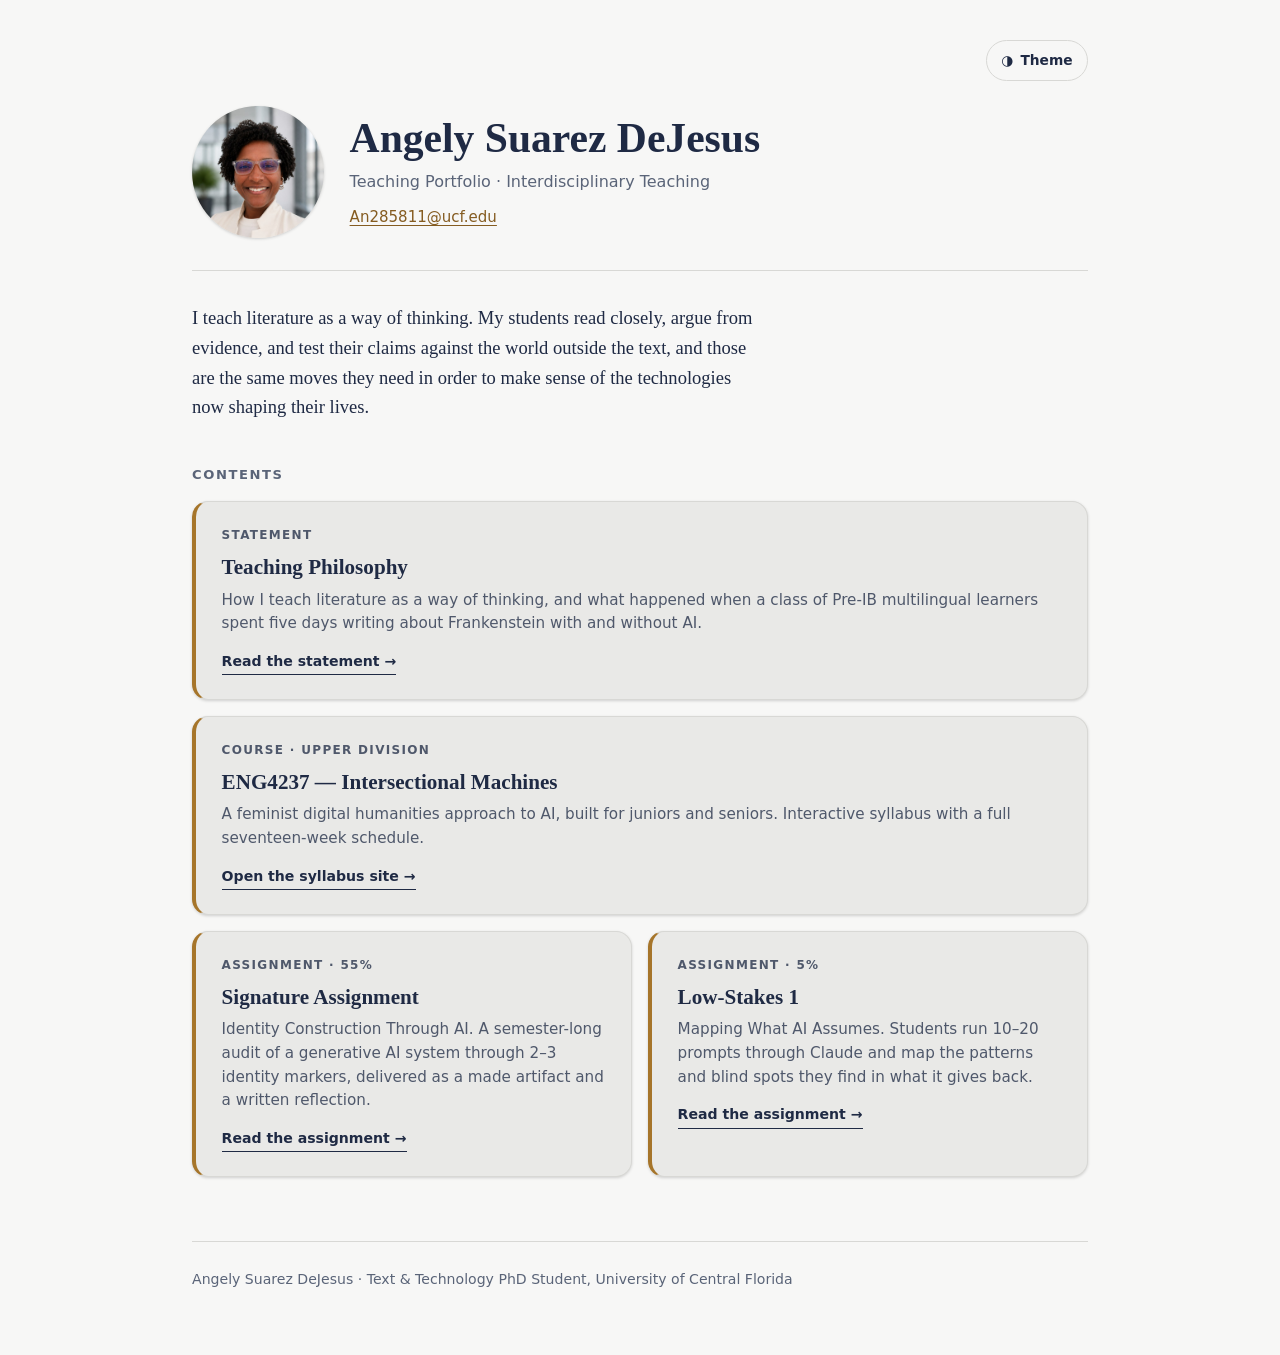
<file: index.html>
<!DOCTYPE html>
<html lang="en">
<head>
<meta charset="utf-8">
<meta name="viewport" content="width=device-width,initial-scale=1">
<title>Angely Suarez DeJesus — Teaching Portfolio</title>
<meta name="description" content="Teaching portfolio: teaching philosophy and two versions of Intersectional Machines, a feminist digital humanities approach to AI.">
<link rel="stylesheet" href="assets/style.css?v=4599ee81">
<script>(function(){try{var t=localStorage.getItem("theme");
if(t){document.documentElement.setAttribute("data-theme",t);}}catch(e){}})();</script>
<link rel="icon" href="data:image/svg+xml,%3Csvg xmlns='http://www.w3.org/2000/svg' viewBox='0 0 100 100'%3E%3Ccircle cx='50' cy='50' r='46' fill='%236b2d5c'/%3E%3Ctext x='50' y='68' font-size='54' text-anchor='middle' fill='%23fff' font-family='Georgia,serif'%3EIM%3C/text%3E%3C/svg%3E">
</head>
<body>
<a class="skip" href="#main">Skip to content</a>
<div class="wrap">
<div class="topbar topbar-end"><button class="themebtn" type="button" data-theme-toggle
        aria-label="Switch between light and dark">
  <span aria-hidden="true" class="t-dark">◑</span>
  <span aria-hidden="true" class="t-light">◐</span>
  <span class="t-label">Theme</span>
</button></div>
<header class="masthead">
      <div class="portrait">
        <span class="initials" aria-hidden="true">AS</span>
        <img src="assets/portrait.jpg" alt="Angely Suarez DeJesus"
             onerror="this.remove()">
      </div>
  <div class="masthead-text">
    <h1>Angely Suarez DeJesus</h1>
    <p class="role">Teaching Portfolio · Interdisciplinary Teaching</p>
    <p class="contact"><a href="mailto:An285811@ucf.edu">An285811@ucf.edu</a></p>
  </div>
</header>

<main id="main">
<p class="intro">I teach literature as a way of thinking. My students read closely,
argue from evidence, and test their claims against the world outside the text, and
those are the same moves they need in order to make sense of the technologies now
shaping their lives.</p>

<h2 class="section-label">Contents</h2>
<ul class="cards">
    <li class="wide">
      <a class="card" href="philosophy.html">
        <span class="eyebrow">Statement</span>
        <h3>Teaching Philosophy</h3>
        <p>How I teach literature as a way of thinking, and what happened when a class of Pre-IB multilingual learners spent five days writing about Frankenstein with and without AI.</p>
        <span class="go">Read the statement &rarr;</span>
      </a>
    </li>
    <li class="wide">
      <a class="card" href="https://acsuarez84.github.io/ENG4237-Intersectional-Machines-Course-Syllabus/">
        <span class="eyebrow">Course · Upper division</span>
        <h3>ENG4237 — Intersectional Machines</h3>
        <p>A feminist digital humanities approach to AI, built for juniors and seniors. Interactive syllabus with a full seventeen-week schedule.</p>
        <span class="go">Open the syllabus site &rarr;</span>
      </a>
    </li>
    <li>
      <a class="card" href="signature-assignment.html">
        <span class="eyebrow">Assignment · 55%</span>
        <h3>Signature Assignment</h3>
        <p>Identity Construction Through AI. A semester-long audit of a generative AI system through 2–3 identity markers, delivered as a made artifact and a written reflection.</p>
        <span class="go">Read the assignment &rarr;</span>
      </a>
    </li>
    <li>
      <a class="card" href="low-stakes-1.html">
        <span class="eyebrow">Assignment · 5%</span>
        <h3>Low-Stakes 1</h3>
        <p>Mapping What AI Assumes. Students run 10–20 prompts through Claude and map the patterns and blind spots they find in what it gives back.</p>
        <span class="go">Read the assignment &rarr;</span>
      </a>
    </li>
</ul>
</main>
<footer>Angely Suarez DeJesus · Text &amp; Technology PhD Student, University of Central Florida</footer>
</div>
<script>
document.querySelectorAll("[data-theme-toggle]").forEach(function(btn){
  btn.addEventListener("click", function(){
    var root = document.documentElement;
    var dark = root.getAttribute("data-theme") === "dark" ||
      (!root.getAttribute("data-theme") &&
       matchMedia("(prefers-color-scheme: dark)").matches);
    var next = dark ? "light" : "dark";
    root.setAttribute("data-theme", next);
    try { localStorage.setItem("theme", next); } catch (e) {}
  });
});
</script>
</body>
</html>
</file>
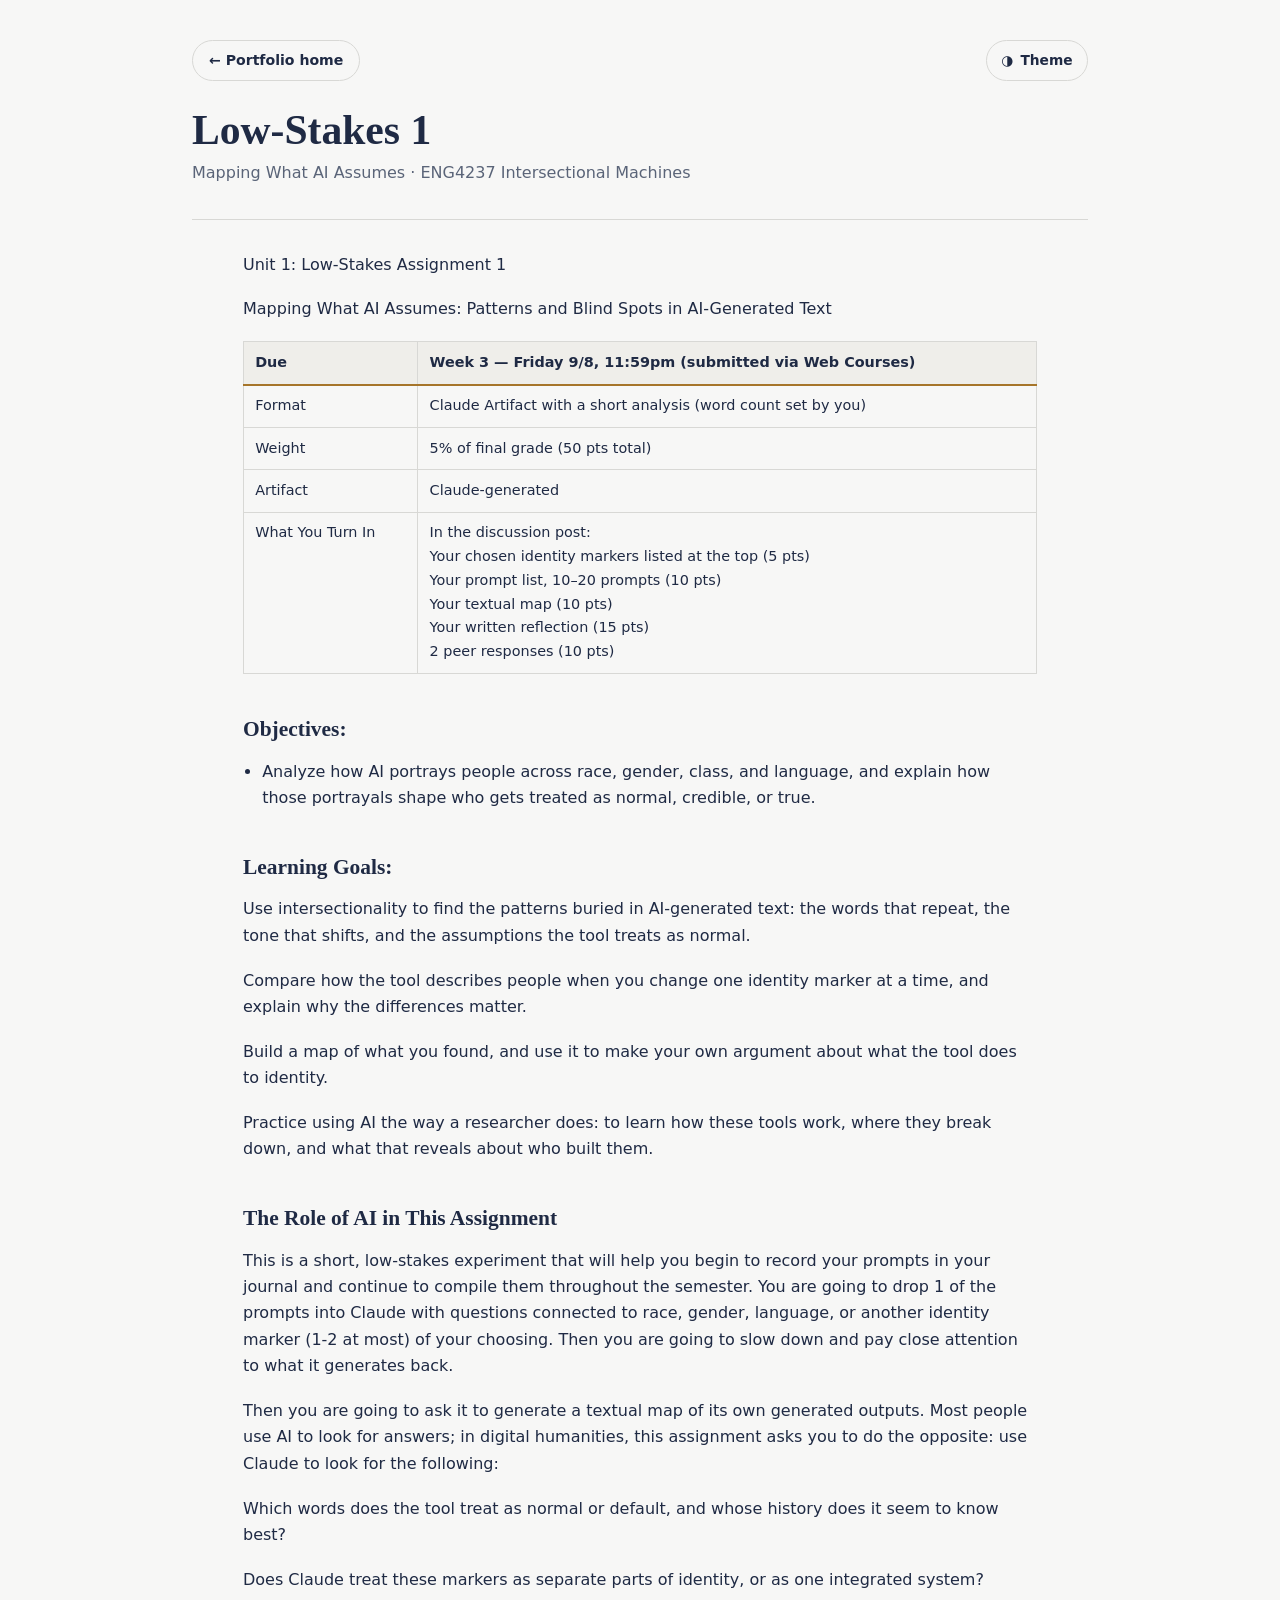
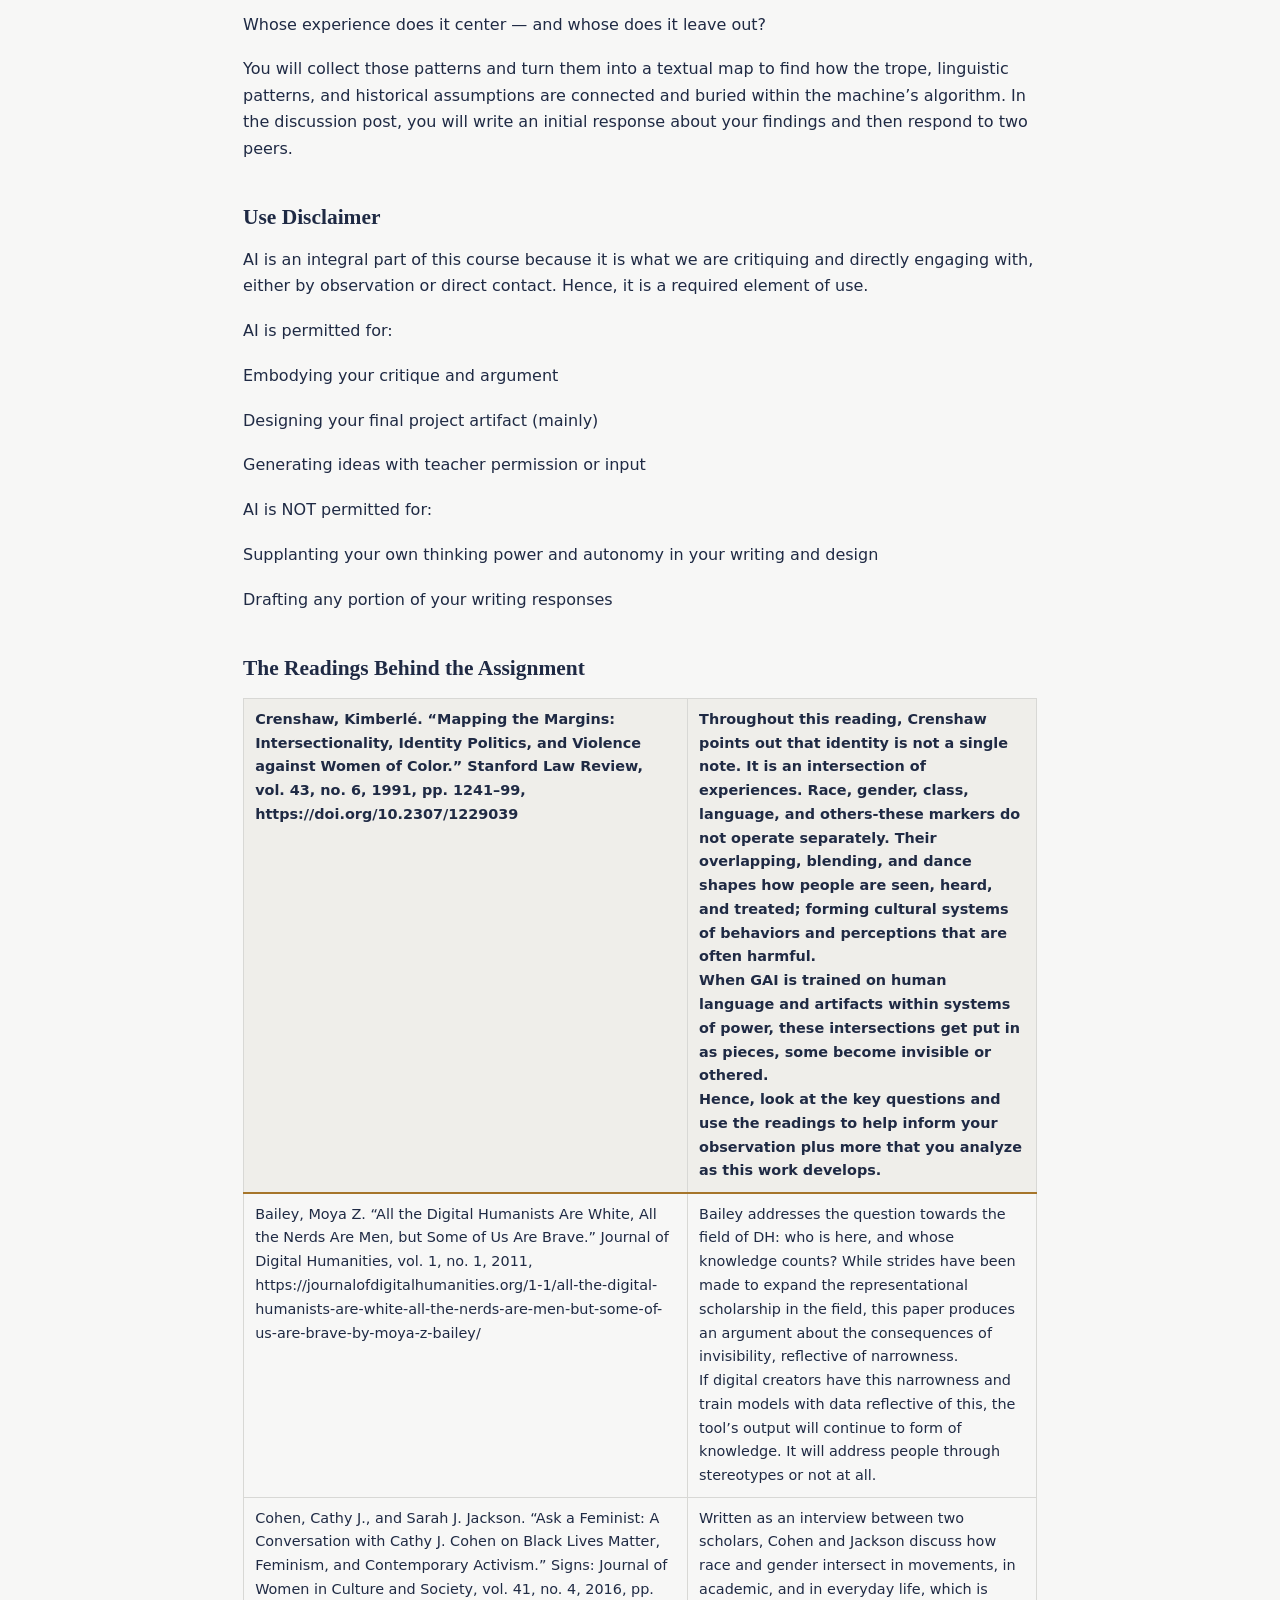
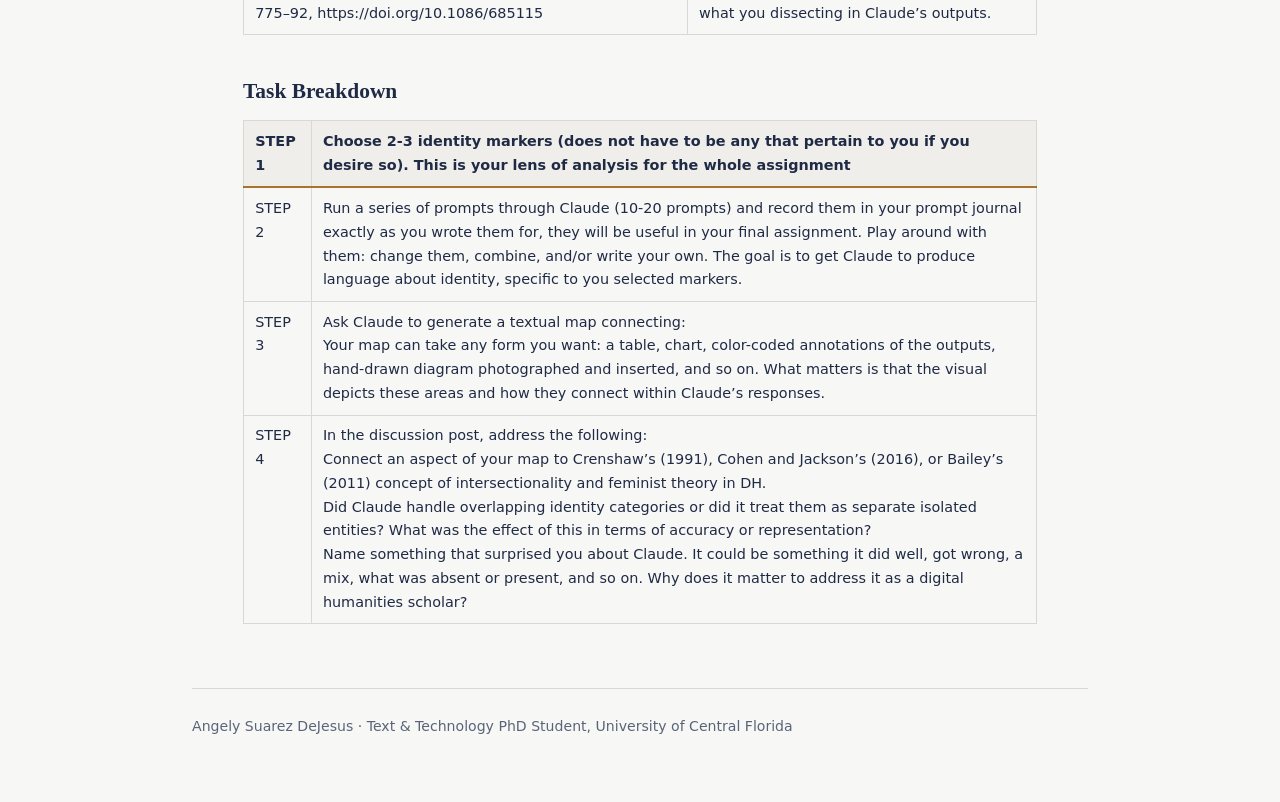
<file: low-stakes-1.html>
<!DOCTYPE html>
<html lang="en">
<head>
<meta charset="utf-8">
<meta name="viewport" content="width=device-width,initial-scale=1">
<title>Low-Stakes 1 — ENG4237</title>
<meta name="description" content="Low-Stakes 1: Mapping What AI Assumes.">
<link rel="stylesheet" href="assets/style.css?v=4599ee81">
<script>(function(){try{var t=localStorage.getItem("theme");
if(t){document.documentElement.setAttribute("data-theme",t);}}catch(e){}})();</script>
<link rel="icon" href="data:image/svg+xml,%3Csvg xmlns='http://www.w3.org/2000/svg' viewBox='0 0 100 100'%3E%3Ccircle cx='50' cy='50' r='46' fill='%236b2d5c'/%3E%3Ctext x='50' y='68' font-size='54' text-anchor='middle' fill='%23fff' font-family='Georgia,serif'%3EIM%3C/text%3E%3C/svg%3E">
</head>
<body>
<a class="skip" href="#main">Skip to content</a>
<div class="wrap">
<div class="topbar"><a class="homebtn" href="index.html">&larr; Portfolio home</a><button class="themebtn" type="button" data-theme-toggle
        aria-label="Switch between light and dark">
  <span aria-hidden="true" class="t-dark">◑</span>
  <span aria-hidden="true" class="t-light">◐</span>
  <span class="t-label">Theme</span>
</button></div>
<div class="page-head">
  <h1>Low-Stakes 1</h1>
  <p class="role">Mapping What AI Assumes · ENG4237 Intersectional Machines</p>
</div>
<main id="main" class="prose">
<p>Unit 1:  Low-Stakes Assignment 1</p>
<p>Mapping What AI Assumes: Patterns and Blind Spots in AI-Generated Text</p>
<div class="tablewrap"><table><tr><th>Due</th><th>Week 3 — Friday 9/8, 11:59pm (submitted via Web Courses)</th></tr><tr><td>Format</td><td>Claude Artifact with a short analysis (word count set by you)</td></tr><tr><td>Weight</td><td>5% of final grade (50 pts total)</td></tr><tr><td>Artifact </td><td>Claude-generated</td></tr><tr><td>What You Turn In</td><td>In the discussion post:<br>Your chosen identity markers listed at the top (5 pts)<br>Your prompt list, 10–20 prompts (10 pts)<br>Your textual map (10 pts)<br>Your written reflection (15 pts)<br>2 peer responses (10 pts)</td></tr></table></div>
<h2>Objectives:</h2>
<ul><li>Analyze how AI portrays people across race, gender, class, and language, and explain how those portrayals shape who gets treated as normal, credible, or true.</li></ul>
<h2>Learning Goals:</h2>
<p>Use intersectionality to find the patterns buried in AI-generated text: the words that repeat, the tone that shifts, and the assumptions the tool treats as normal.</p>
<p>Compare how the tool describes people when you change one identity marker at a time, and explain why the differences matter.</p>
<p>Build a map of what you found, and use it to make your own argument about what the tool does to identity.</p>
<p>Practice using AI the way a researcher does: to learn how these tools work, where they break down, and what that reveals about who built them.</p>
<h2>The Role of AI in This Assignment</h2>
<p>This is a short, low-stakes experiment that will help you begin to record your prompts in your journal and continue to compile them throughout the semester. You are going to drop 1 of the prompts into Claude with questions connected to race, gender, language, or another identity marker (1-2 at most) of your choosing. Then you are going to slow down and pay close attention to what it generates back.</p>
<p>Then you are going to ask it to generate a textual map of its own generated outputs. Most people use AI to look for answers; in digital humanities, this assignment asks you to do the opposite: use Claude to look for the following:</p>
<p>Which words does the tool treat as normal or default, and whose history does it seem to know best?</p>
<p>Does Claude treat these markers as separate parts of identity, or as one integrated system?</p>
<p>Whose experience does it center — and whose does it leave out?</p>
<p>You will collect those patterns and turn them into a textual map to find how the trope, linguistic patterns, and historical assumptions are connected and buried within the machine’s algorithm. In the discussion post, you will write an initial response about your findings and then respond to two peers.</p>
<h2>Use Disclaimer</h2>
<p>AI is an integral part of this course because it is what we are critiquing and directly engaging with, either by observation or direct contact. Hence, it is a required element of use.</p>
<p>AI is permitted for:</p>
<p>Embodying your critique and argument</p>
<p>Designing your final project artifact (mainly)</p>
<p>Generating ideas with teacher permission or input</p>
<p>AI is NOT permitted for:</p>
<p>Supplanting your own thinking power and autonomy in your writing and design</p>
<p>Drafting any portion of your writing responses</p>
<h2>The Readings Behind the Assignment</h2>
<div class="tablewrap"><table><tr><th>Crenshaw, Kimberlé. “Mapping the Margins: Intersectionality, Identity Politics, and Violence against Women of Color.” Stanford Law Review, vol. 43, no. 6, 1991, pp. 1241–99,  https://doi.org/10.2307/1229039</th><th>Throughout this reading, Crenshaw points out that identity is not a single note. It is an intersection of experiences. Race, gender, class, language, and others-these markers do not operate separately. Their overlapping, blending, and dance shapes how people are seen, heard, and treated; forming cultural systems of behaviors and perceptions that are often harmful. <br>When GAI is trained on human language and artifacts within systems of power, these intersections get put in as pieces, some become invisible or othered. <br>Hence, look at the key questions and use the readings to help inform your observation plus more that you analyze as this work develops.</th></tr><tr><td>Bailey, Moya Z. “All the Digital Humanists Are White, All the Nerds Are Men, but Some of Us Are Brave.” Journal of Digital Humanities, vol. 1, no. 1, 2011, https://journalofdigitalhumanities.org/1-1/all-the-digital-humanists-are-white-all-the-nerds-are-men-but-some-of-us-are-brave-by-moya-z-bailey/</td><td>Bailey addresses the question towards the field of DH: who is here, and whose knowledge counts? While strides have been made to expand the representational scholarship in the field, this paper produces an argument about the consequences of invisibility, reflective of narrowness. <br>If digital creators have this narrowness and train models with data reflective of this, the tool’s output will continue to form of knowledge. It will address people through stereotypes or not at all.</td></tr><tr><td>Cohen, Cathy J., and Sarah J. Jackson. “Ask a Feminist: A Conversation with Cathy J. Cohen on Black Lives Matter, Feminism, and Contemporary Activism.” Signs: Journal of Women in Culture and Society, vol. 41, no. 4, 2016, pp. 775–92, https://doi.org/10.1086/685115</td><td>Written as an interview between two scholars, Cohen and Jackson discuss how race and gender intersect in movements, in academic, and in everyday life, which is what you dissecting in Claude’s outputs. </td></tr></table></div>
<h2>Task Breakdown</h2>
<div class="tablewrap"><table><tr><th>STEP 1</th><th>Choose 2-3 identity markers (does not have to be any that pertain to you if you desire so). This is your lens of analysis for the whole assignment</th></tr><tr><td>STEP 2</td><td>Run a series of prompts through Claude (10-20 prompts) and record them in your prompt journal exactly as you wrote them for, they will be useful in your final assignment. Play around with them: change them, combine, and/or write your own. The goal is to get Claude to produce language about identity, specific to you selected markers.</td></tr><tr><td>STEP 3</td><td>Ask Claude to generate a textual map connecting:<br>Your map can take any form you want: a table, chart, color-coded annotations of the outputs, hand-drawn diagram photographed and inserted, and so on. What matters is that the visual depicts these areas and how they connect within Claude’s responses. </td></tr><tr><td>STEP 4</td><td>In the discussion post, address the following:<br>Connect an aspect of your map to Crenshaw’s (1991), Cohen and Jackson’s (2016), or Bailey’s (2011) concept of intersectionality and feminist theory in DH. <br>Did Claude handle overlapping identity categories or did it treat them as separate isolated entities? What was the effect of this in terms of accuracy or representation?<br>Name something that surprised you about Claude. It could be something it did well, got wrong, a mix, what was absent or present, and so on. Why does it matter to address it as a digital humanities scholar?</td></tr></table></div>
</main>
<footer>Angely Suarez DeJesus · Text &amp; Technology PhD Student, University of Central Florida</footer>
</div>
<script>
document.querySelectorAll("[data-theme-toggle]").forEach(function(btn){
  btn.addEventListener("click", function(){
    var root = document.documentElement;
    var dark = root.getAttribute("data-theme") === "dark" ||
      (!root.getAttribute("data-theme") &&
       matchMedia("(prefers-color-scheme: dark)").matches);
    var next = dark ? "light" : "dark";
    root.setAttribute("data-theme", next);
    try { localStorage.setItem("theme", next); } catch (e) {}
  });
});
</script>
</body>
</html>
</file>
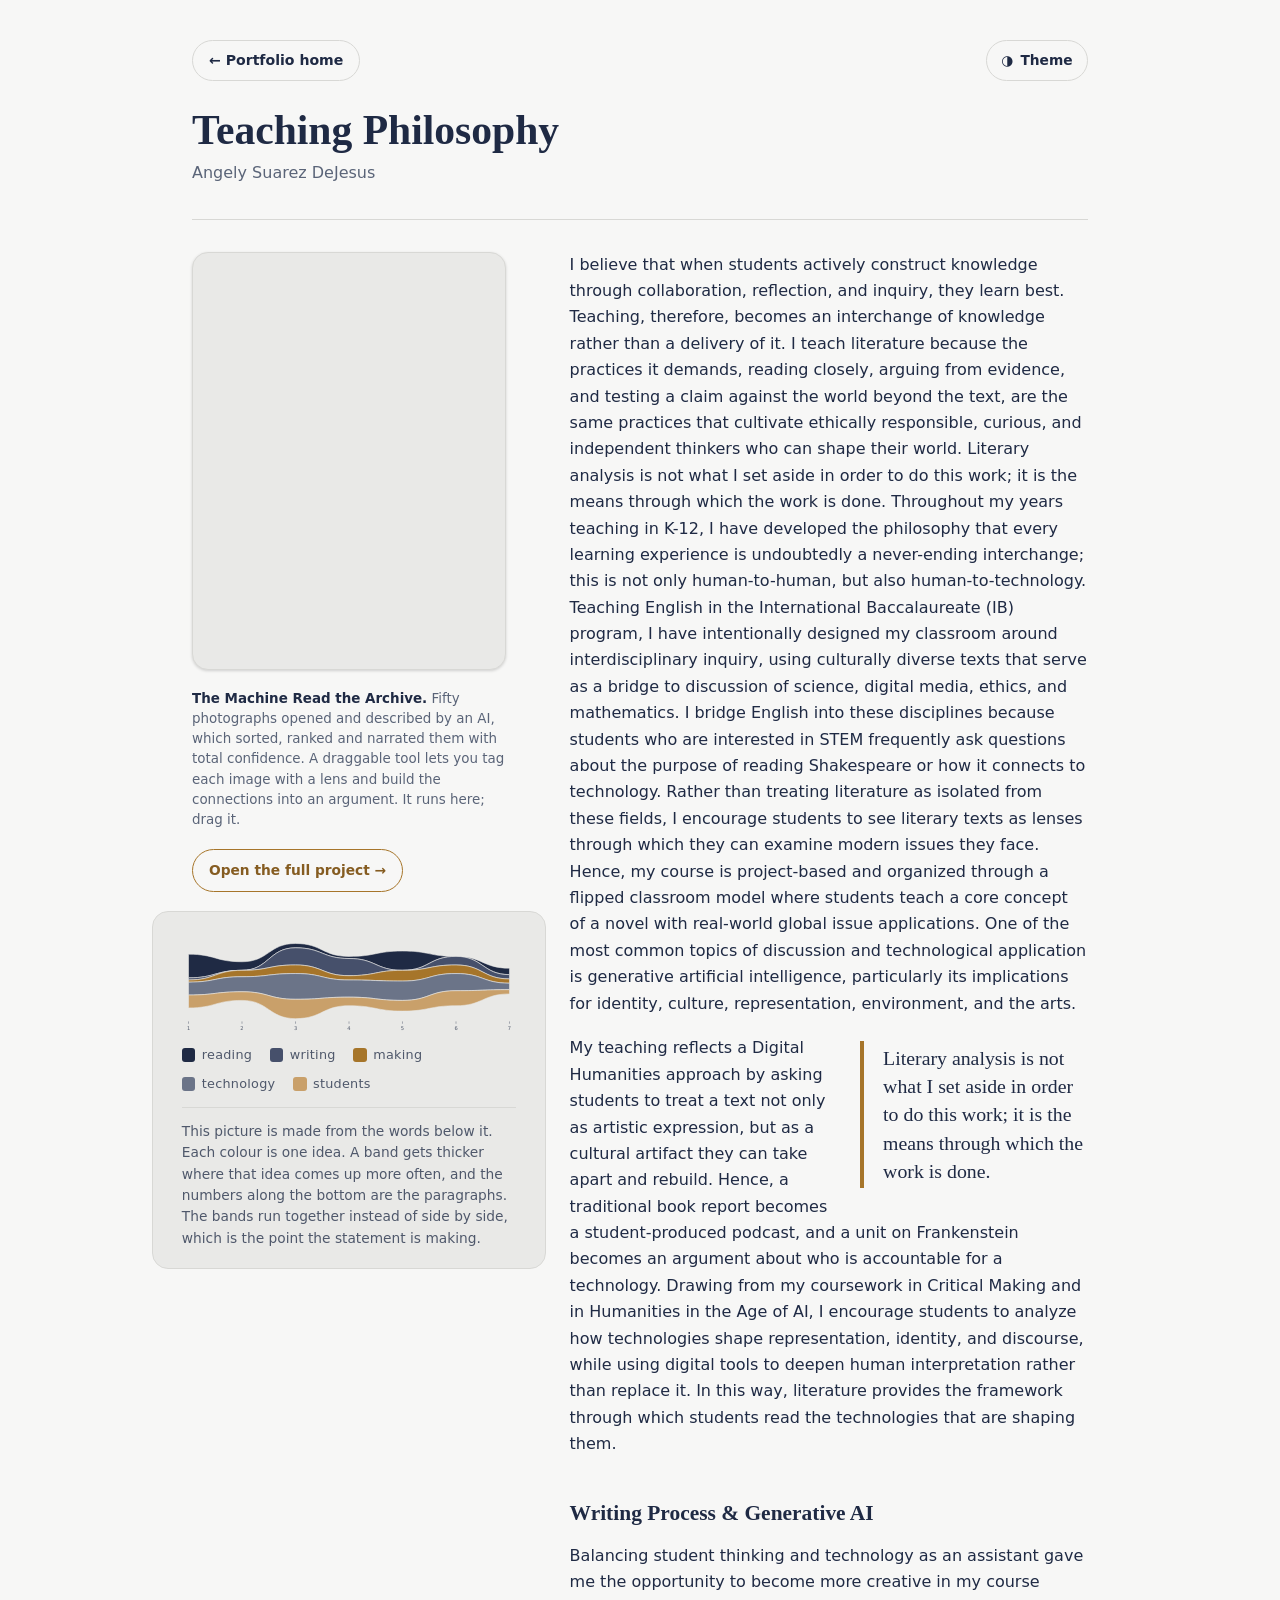
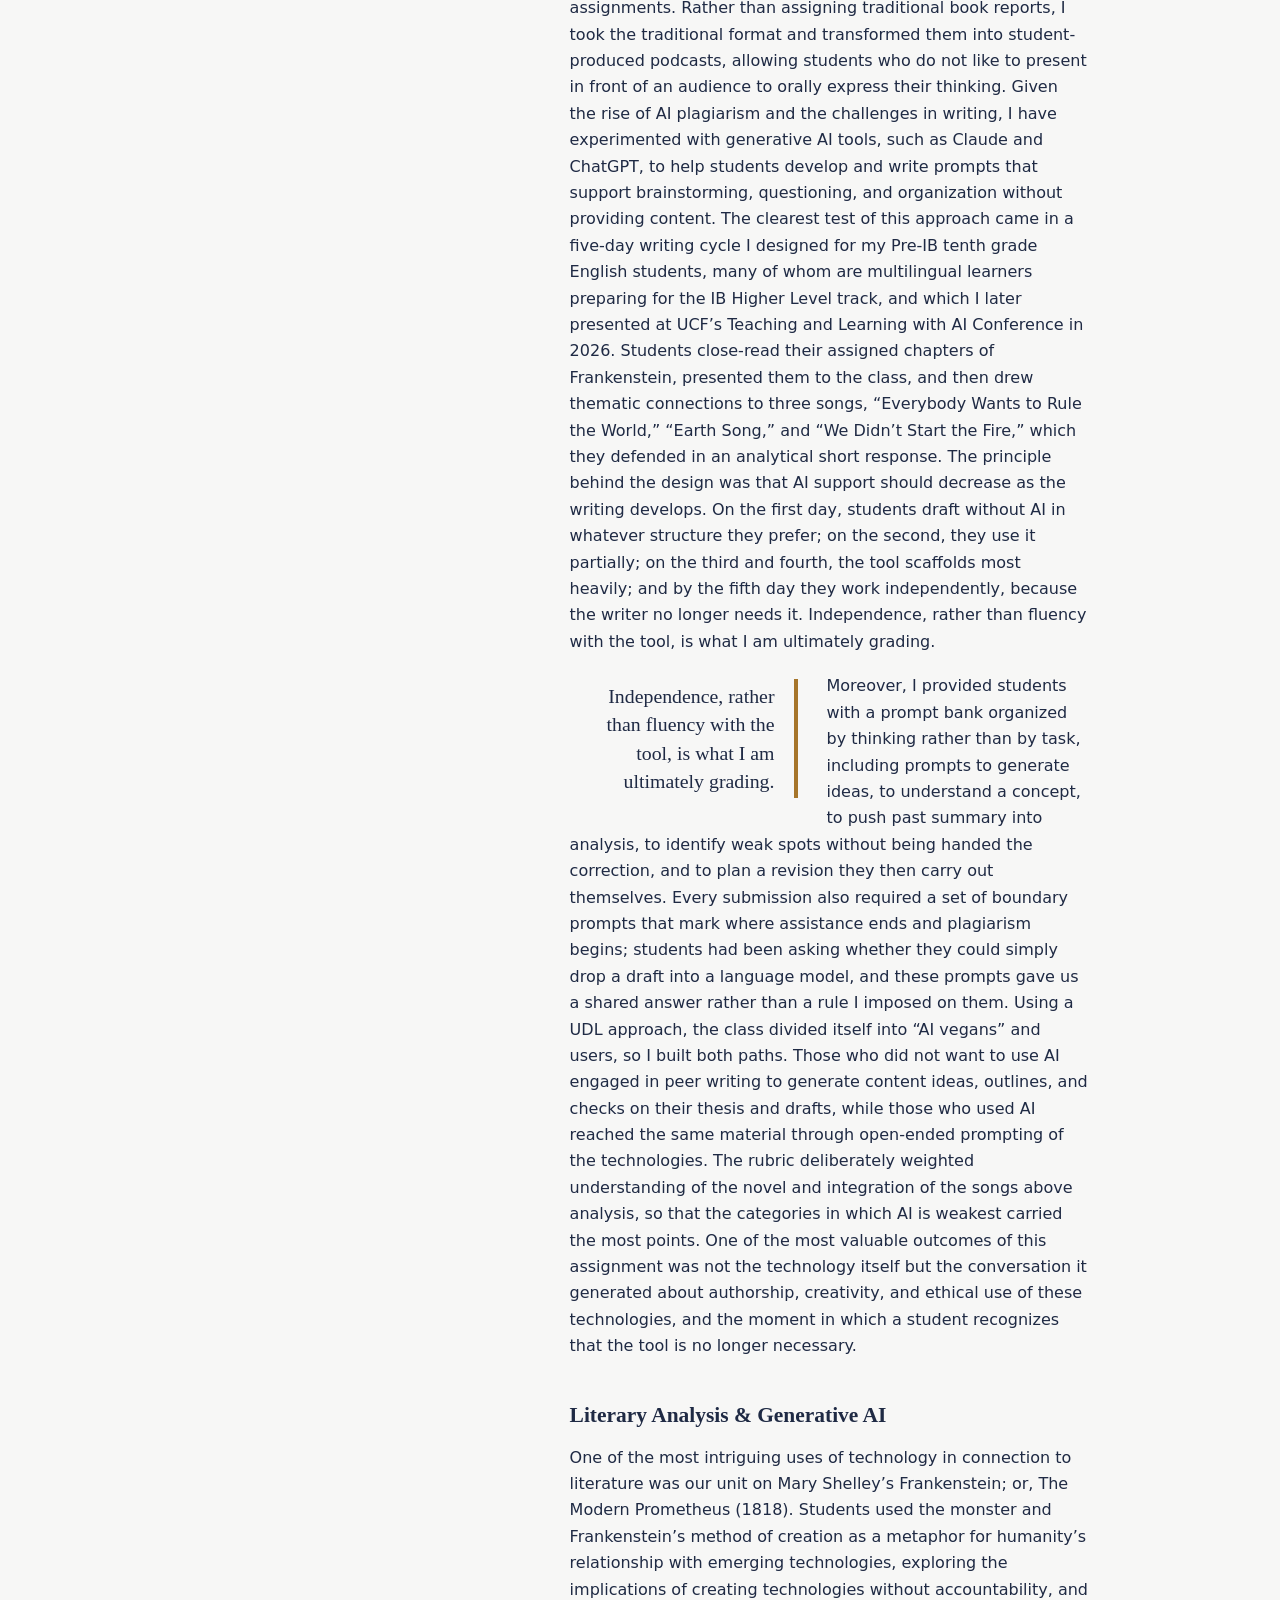
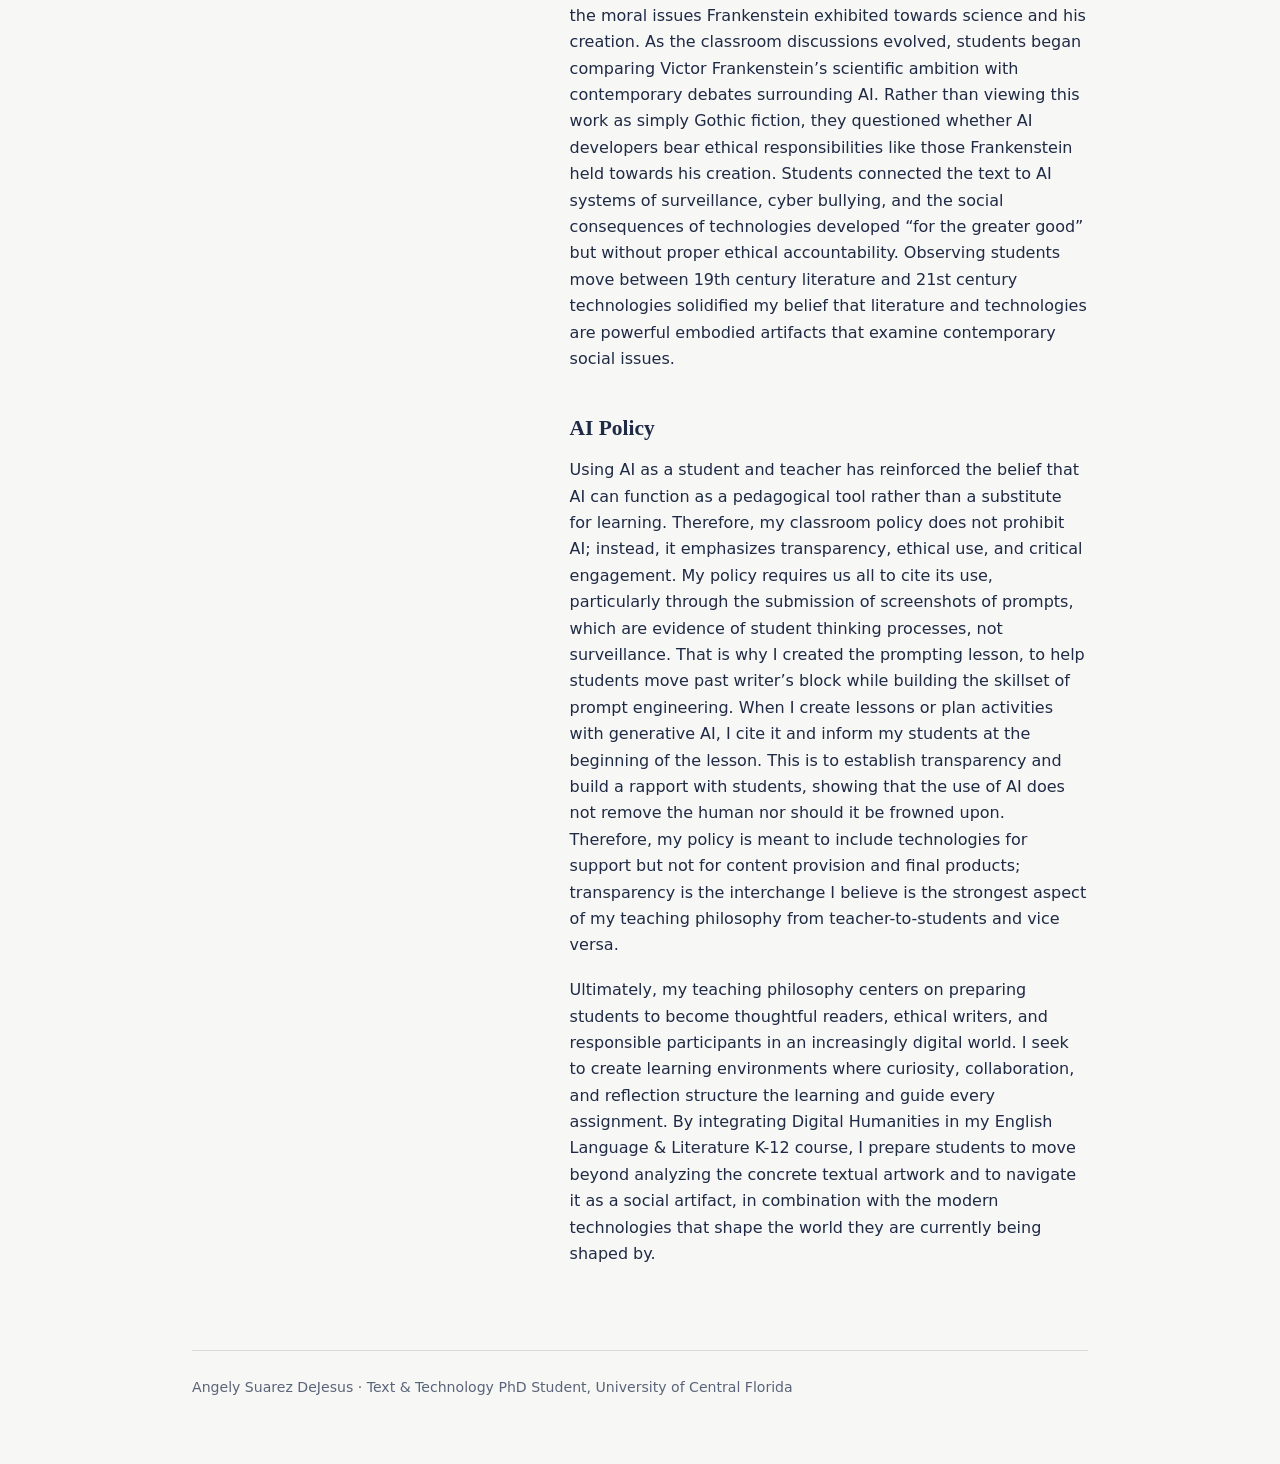
<file: philosophy.html>
<!DOCTYPE html>
<html lang="en">
<head>
<meta charset="utf-8">
<meta name="viewport" content="width=device-width,initial-scale=1">
<title>Teaching Philosophy — Angely Suarez DeJesus</title>
<meta name="description" content="Teaching philosophy statement.">
<link rel="stylesheet" href="assets/style.css?v=4599ee81">
<script>(function(){try{var t=localStorage.getItem("theme");
if(t){document.documentElement.setAttribute("data-theme",t);}}catch(e){}})();</script>
<link rel="icon" href="data:image/svg+xml,%3Csvg xmlns='http://www.w3.org/2000/svg' viewBox='0 0 100 100'%3E%3Ccircle cx='50' cy='50' r='46' fill='%236b2d5c'/%3E%3Ctext x='50' y='68' font-size='54' text-anchor='middle' fill='%23fff' font-family='Georgia,serif'%3EIM%3C/text%3E%3C/svg%3E">
</head>
<body>
<a class="skip" href="#main">Skip to content</a>
<div class="wrap">
<div class="topbar"><a class="homebtn" href="index.html">&larr; Portfolio home</a><button class="themebtn" type="button" data-theme-toggle
        aria-label="Switch between light and dark">
  <span aria-hidden="true" class="t-dark">◑</span>
  <span aria-hidden="true" class="t-light">◐</span>
  <span class="t-label">Theme</span>
</button></div>
<div class="page-head">
  <h1>Teaching Philosophy</h1>
  <p class="role">Angely Suarez DeJesus</p>
</div>
<main id="main">
  <div class="split">
<aside class="aside">
    <div class="embed">
      <iframe src="https://acsuarez84.github.io/Image-Analysis-Demo/" title="The Machine Read the Archive, a movable Twine"
              loading="lazy" referrerpolicy="no-referrer"></iframe>
    </div>
    <p class="cap"><b>The Machine Read the Archive.</b> Fifty photographs opened and
    described by an AI, which sorted, ranked and narrated them with total confidence.
    A draggable tool lets you tag each image with a lens and build the connections
    into an argument. It runs here; drag it.</p>
    <a class="openbtn" href="https://acsuarez84.github.io/Image-Analysis-Demo/">Open the full project &rarr;</a>
    <figure class="figure"><svg class="figstream" viewBox="0 0 720 210" role="img" aria-label="A streamgraph of this statement: five strands — reading, writing, making, technology and students — measured across its seven paragraphs. The strands braid together rather than running separately."><path class="s-a" d="M14.0,37.1 C71.7,37.1 71.7,53.3 129.3,53.3 C187.0,53.3 187.0,14.0 244.7,14.0 C302.3,14.0 302.3,41.8 360.0,41.8 C417.7,41.8 417.7,30.2 475.3,30.2 C533.0,30.2 533.0,41.8 590.7,41.8 C648.3,41.8 648.3,67.2 706.0,67.2 L706.0,81.1 C648.3,81.1 648.3,41.8 590.7,41.8 C533.0,41.8 533.0,71.9 475.3,71.9 C417.7,71.9 417.7,46.4 360.0,46.4 C302.3,46.4 302.3,23.3 244.7,23.3 C187.0,23.3 187.0,71.9 129.3,71.9 C71.7,71.9 71.7,88.1 14.0,88.1 Z"><title>reading</title></path><path class="s-b" d="M14.0,88.1 C71.7,88.1 71.7,71.9 129.3,71.9 C187.0,71.9 187.0,23.3 244.7,23.3 C302.3,23.3 302.3,46.4 360.0,46.4 C417.7,46.4 417.7,71.9 475.3,71.9 C533.0,71.9 533.0,41.8 590.7,41.8 C648.3,41.8 648.3,81.1 706.0,81.1 L706.0,90.4 C648.3,90.4 648.3,60.3 590.7,60.3 C533.0,60.3 533.0,71.9 475.3,71.9 C417.7,71.9 417.7,83.4 360.0,83.4 C302.3,83.4 302.3,60.3 244.7,60.3 C187.0,60.3 187.0,71.9 129.3,71.9 C71.7,71.9 71.7,92.7 14.0,92.7 Z"><title>writing</title></path><path class="s-c" d="M14.0,92.7 C71.7,92.7 71.7,71.9 129.3,71.9 C187.0,71.9 187.0,60.3 244.7,60.3 C302.3,60.3 302.3,83.4 360.0,83.4 C417.7,83.4 417.7,71.9 475.3,71.9 C533.0,71.9 533.0,60.3 590.7,60.3 C648.3,60.3 648.3,90.4 706.0,90.4 L706.0,99.6 C648.3,99.6 648.3,78.8 590.7,78.8 C533.0,78.8 533.0,95.0 475.3,95.0 C417.7,95.0 417.7,92.7 360.0,92.7 C302.3,92.7 302.3,78.8 244.7,78.8 C187.0,78.8 187.0,85.7 129.3,85.7 C71.7,85.7 71.7,97.3 14.0,97.3 Z"><title>making</title></path><path class="s-d" d="M14.0,97.3 C71.7,97.3 71.7,85.7 129.3,85.7 C187.0,85.7 187.0,78.8 244.7,78.8 C302.3,78.8 302.3,92.7 360.0,92.7 C417.7,92.7 417.7,95.0 475.3,95.0 C533.0,95.0 533.0,78.8 590.7,78.8 C648.3,78.8 648.3,99.6 706.0,99.6 L706.0,113.5 C648.3,113.5 648.3,115.8 590.7,115.8 C533.0,115.8 533.0,136.7 475.3,136.7 C417.7,136.7 417.7,129.7 360.0,129.7 C302.3,129.7 302.3,134.3 244.7,134.3 C187.0,134.3 187.0,118.1 129.3,118.1 C71.7,118.1 71.7,125.1 14.0,125.1 Z"><title>technology</title></path><path class="s-e" d="M14.0,125.1 C71.7,125.1 71.7,118.1 129.3,118.1 C187.0,118.1 187.0,134.3 244.7,134.3 C302.3,134.3 302.3,129.7 360.0,129.7 C417.7,129.7 417.7,136.7 475.3,136.7 C533.0,136.7 533.0,115.8 590.7,115.8 C648.3,115.8 648.3,113.5 706.0,113.5 L706.0,122.8 C648.3,122.8 648.3,148.2 590.7,148.2 C533.0,148.2 533.0,159.8 475.3,159.8 C417.7,159.8 417.7,148.2 360.0,148.2 C302.3,148.2 302.3,176.0 244.7,176.0 C187.0,176.0 187.0,136.7 129.3,136.7 C71.7,136.7 71.7,152.9 14.0,152.9 Z"><title>students</title></path><line class="figtick" x1="14.0" y1="182" x2="14.0" y2="187"/><text class="figtxt" x="14.0" y="200" text-anchor="middle">1</text><line class="figtick" x1="129.3" y1="182" x2="129.3" y2="187"/><text class="figtxt" x="129.3" y="200" text-anchor="middle">2</text><line class="figtick" x1="244.7" y1="182" x2="244.7" y2="187"/><text class="figtxt" x="244.7" y="200" text-anchor="middle">3</text><line class="figtick" x1="360.0" y1="182" x2="360.0" y2="187"/><text class="figtxt" x="360.0" y="200" text-anchor="middle">4</text><line class="figtick" x1="475.3" y1="182" x2="475.3" y2="187"/><text class="figtxt" x="475.3" y="200" text-anchor="middle">5</text><line class="figtick" x1="590.7" y1="182" x2="590.7" y2="187"/><text class="figtxt" x="590.7" y="200" text-anchor="middle">6</text><line class="figtick" x1="706.0" y1="182" x2="706.0" y2="187"/><text class="figtxt" x="706.0" y="200" text-anchor="middle">7</text></svg><div class="legend"><span class="key"><i class="s-a"></i>reading</span><span class="key"><i class="s-b"></i>writing</span><span class="key"><i class="s-c"></i>making</span><span class="key"><i class="s-d"></i>technology</span><span class="key"><i class="s-e"></i>students</span></div><figcaption>This picture is made from the words below it. Each colour is one idea. A band gets thicker where that idea comes up more often, and the numbers along the bottom are the paragraphs. The bands run together instead of side by side, which is the point the statement is making.</figcaption></figure>
  </aside>
    <div class="prose">
<p>I believe that when students actively construct knowledge through collaboration, reflection, and inquiry, they learn best. Teaching, therefore, becomes an interchange of knowledge rather than a delivery of it. I teach literature because the practices it demands, reading closely, arguing from evidence, and testing a claim against the world beyond the text, are the same practices that cultivate ethically responsible, curious, and independent thinkers who can shape their world. Literary analysis is not what I set aside in order to do this work; it is the means through which the work is done. Throughout my years teaching in K-12, I have developed the philosophy that every learning experience is undoubtedly a never-ending interchange; this is not only human-to-human, but also human-to-technology. Teaching English in the International Baccalaureate (IB) program, I have intentionally designed my classroom around interdisciplinary inquiry, using culturally diverse texts that serve as a bridge to discussion of science, digital media, ethics, and mathematics. I bridge English into these disciplines because students who are interested in STEM frequently ask questions about the purpose of reading Shakespeare or how it connects to technology. Rather than treating literature as isolated from these fields, I encourage students to see literary texts as lenses through which they can examine modern issues they face. Hence, my course is project-based and organized through a flipped classroom model where students teach a core concept of a novel with real-world global issue applications. One of the most common topics of discussion and technological application is generative artificial intelligence, particularly its implications for identity, culture, representation, environment, and the arts.</p>
<blockquote class="pull">Literary analysis is not what I set aside in order to do this work; it is the means through which the work is done.</blockquote>
<p>My teaching reflects a Digital Humanities approach by asking students to treat a text not only as artistic expression, but as a cultural artifact they can take apart and rebuild. Hence, a traditional book report becomes a student-produced podcast, and a unit on Frankenstein becomes an argument about who is accountable for a technology. Drawing from my coursework in Critical Making and in Humanities in the Age of AI, I encourage students to analyze how technologies shape representation, identity, and discourse, while using digital tools to deepen human interpretation rather than replace it. In this way, literature provides the framework through which students read the technologies that are shaping them.</p>
<h2>Writing Process &amp; Generative AI</h2>
<p>Balancing student thinking and technology as an assistant gave me the opportunity to become more creative in my course assignments. Rather than assigning traditional book reports, I took the traditional format and transformed them into student-produced podcasts, allowing students who do not like to present in front of an audience to orally express their thinking. Given the rise of AI plagiarism and the challenges in writing, I have experimented with generative AI tools, such as Claude and ChatGPT, to help students develop and write prompts that support brainstorming, questioning, and organization without providing content. The clearest test of this approach came in a five-day writing cycle I designed for my Pre-IB tenth grade English students, many of whom are multilingual learners preparing for the IB Higher Level track, and which I later presented at UCF’s Teaching and Learning with AI Conference in 2026. Students close-read their assigned chapters of Frankenstein, presented them to the class, and then drew thematic connections to three songs, “Everybody Wants to Rule the World,” “Earth Song,” and “We Didn’t Start the Fire,” which they defended in an analytical short response. The principle behind the design was that AI support should decrease as the writing develops. On the first day, students draft without AI in whatever structure they prefer; on the second, they use it partially; on the third and fourth, the tool scaffolds most heavily; and by the fifth day they work independently, because the writer no longer needs it. Independence, rather than fluency with the tool, is what I am ultimately grading.</p>
<blockquote class="pull left">Independence, rather than fluency with the tool, is what I am ultimately grading.</blockquote>
<p>Moreover, I provided students with a prompt bank organized by thinking rather than by task, including prompts to generate ideas, to understand a concept, to push past summary into analysis, to identify weak spots without being handed the correction, and to plan a revision they then carry out themselves. Every submission also required a set of boundary prompts that mark where assistance ends and plagiarism begins; students had been asking whether they could simply drop a draft into a language model, and these prompts gave us a shared answer rather than a rule I imposed on them. Using a UDL approach, the class divided itself into “AI vegans” and users, so I built both paths. Those who did not want to use AI engaged in peer writing to generate content ideas, outlines, and checks on their thesis and drafts, while those who used AI reached the same material through open-ended prompting of the technologies. The rubric deliberately weighted understanding of the novel and integration of the songs above analysis, so that the categories in which AI is weakest carried the most points. One of the most valuable outcomes of this assignment was not the technology itself but the conversation it generated about authorship, creativity, and ethical use of these technologies, and the moment in which a student recognizes that the tool is no longer necessary.</p>
<h2>Literary Analysis &amp; Generative AI</h2>
<p>One of the most intriguing uses of technology in connection to literature was our unit on Mary Shelley’s Frankenstein; or, The Modern Prometheus (1818). Students used the monster and Frankenstein’s method of creation as a metaphor for humanity’s relationship with emerging technologies, exploring the implications of creating technologies without accountability, and the moral issues Frankenstein exhibited towards science and his creation. As the classroom discussions evolved, students began comparing Victor Frankenstein’s scientific ambition with contemporary debates surrounding AI. Rather than viewing this work as simply Gothic fiction, they questioned whether AI developers bear ethical responsibilities like those Frankenstein held towards his creation. Students connected the text to AI systems of surveillance, cyber bullying, and the social consequences of technologies developed “for the greater good” but without proper ethical accountability. Observing students move between 19th century literature and 21st century technologies solidified my belief that literature and technologies are powerful embodied artifacts that examine contemporary social issues.</p>
<h2>AI Policy</h2>
<p>Using AI as a student and teacher has reinforced the belief that AI can function as a pedagogical tool rather than a substitute for learning. Therefore, my classroom policy does not prohibit AI; instead, it emphasizes transparency, ethical use, and critical engagement. My policy requires us all to cite its use, particularly through the submission of screenshots of prompts, which are evidence of student thinking processes, not surveillance. That is why I created the prompting lesson, to help students move past writer’s block while building the skillset of prompt engineering. When I create lessons or plan activities with generative AI, I cite it and inform my students at the beginning of the lesson. This is to establish transparency and build a rapport with students, showing that the use of AI does not remove the human nor should it be frowned upon. Therefore, my policy is meant to include technologies for support but not for content provision and final products; transparency is the interchange I believe is the strongest aspect of my teaching philosophy from teacher-to-students and vice versa.</p>
<p>Ultimately, my teaching philosophy centers on preparing students to become thoughtful readers, ethical writers, and responsible participants in an increasingly digital world. I seek to create learning environments where curiosity, collaboration, and reflection structure the learning and guide every assignment. By integrating Digital Humanities in my English Language &amp; Literature K-12 course, I prepare students to move beyond analyzing the concrete textual artwork and to navigate it as a social artifact, in combination with the modern technologies that shape the world they are currently being shaped by.</p>
    </div>
  </div>
</main>
<footer>Angely Suarez DeJesus · Text &amp; Technology PhD Student, University of Central Florida</footer>
</div>
<script>
document.querySelectorAll("[data-theme-toggle]").forEach(function(btn){
  btn.addEventListener("click", function(){
    var root = document.documentElement;
    var dark = root.getAttribute("data-theme") === "dark" ||
      (!root.getAttribute("data-theme") &&
       matchMedia("(prefers-color-scheme: dark)").matches);
    var next = dark ? "light" : "dark";
    root.setAttribute("data-theme", next);
    try { localStorage.setItem("theme", next); } catch (e) {}
  });
});
</script>
</body>
</html>
</file>
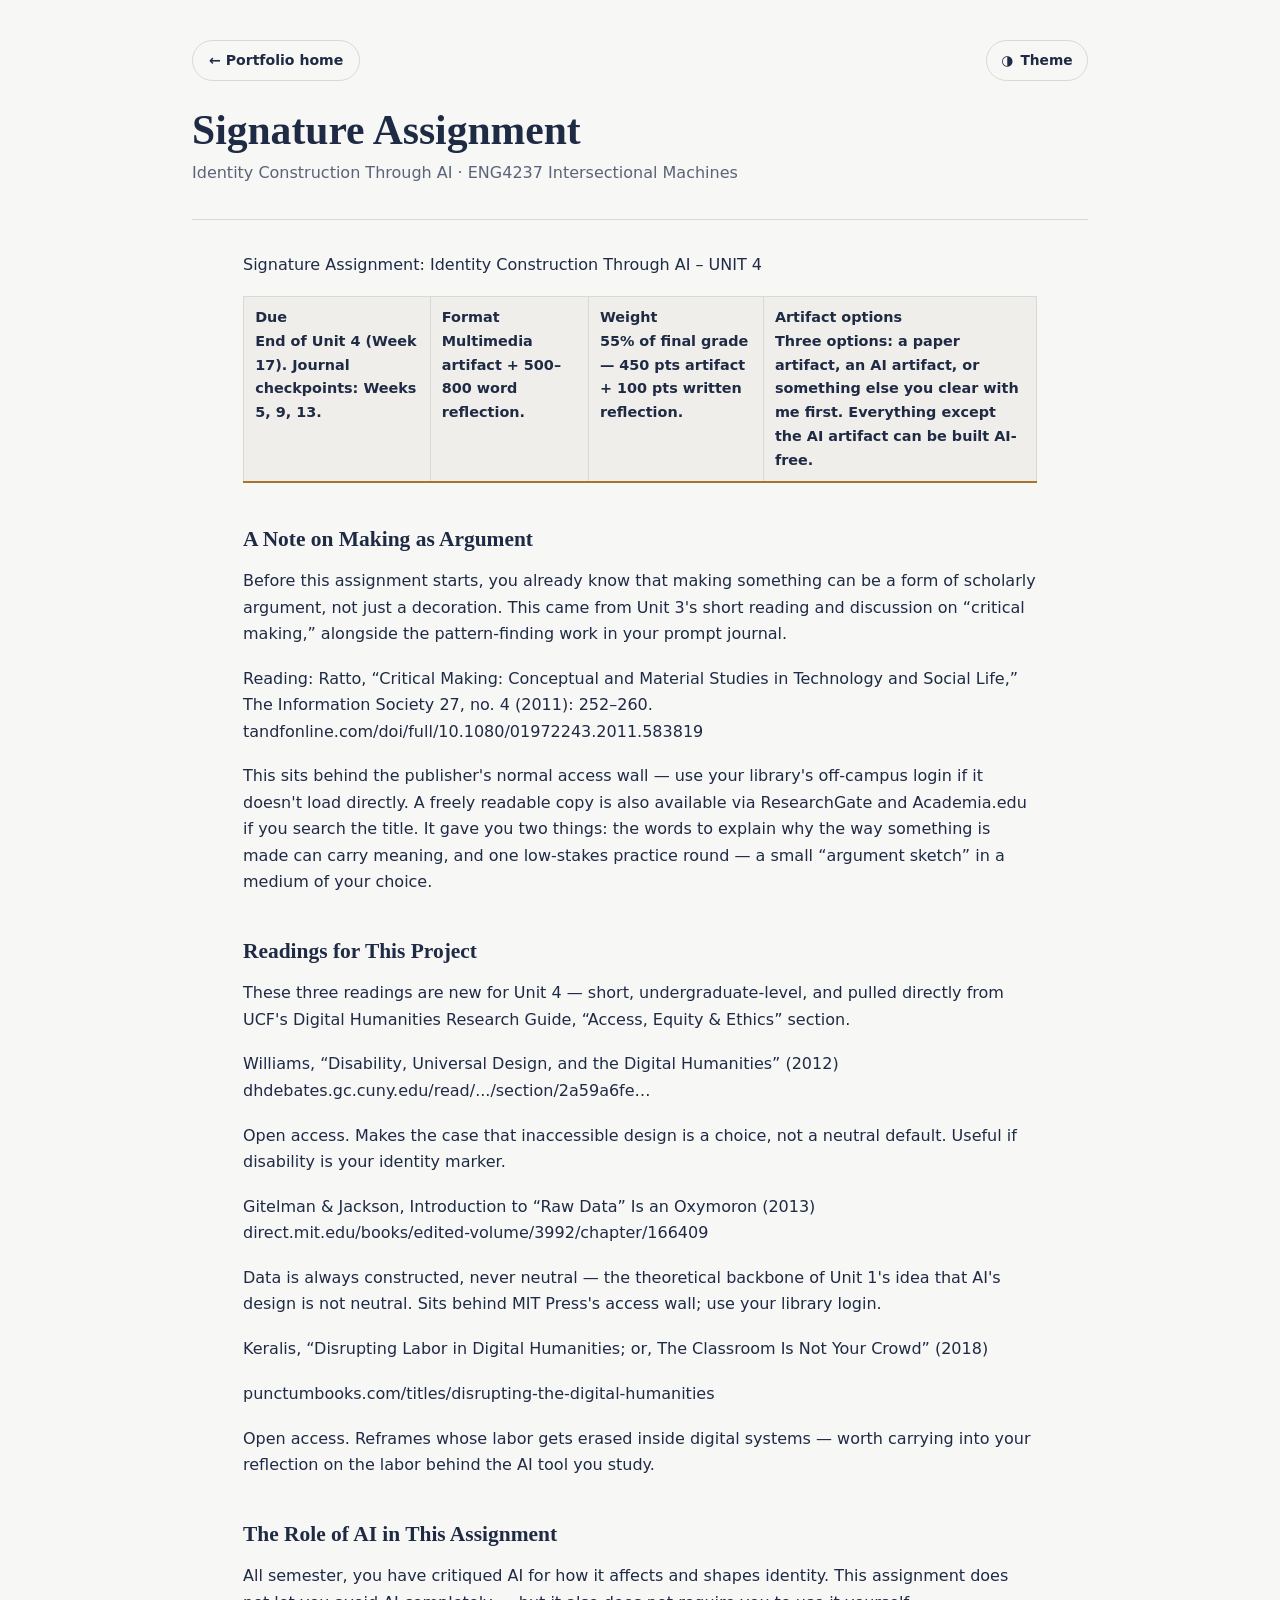
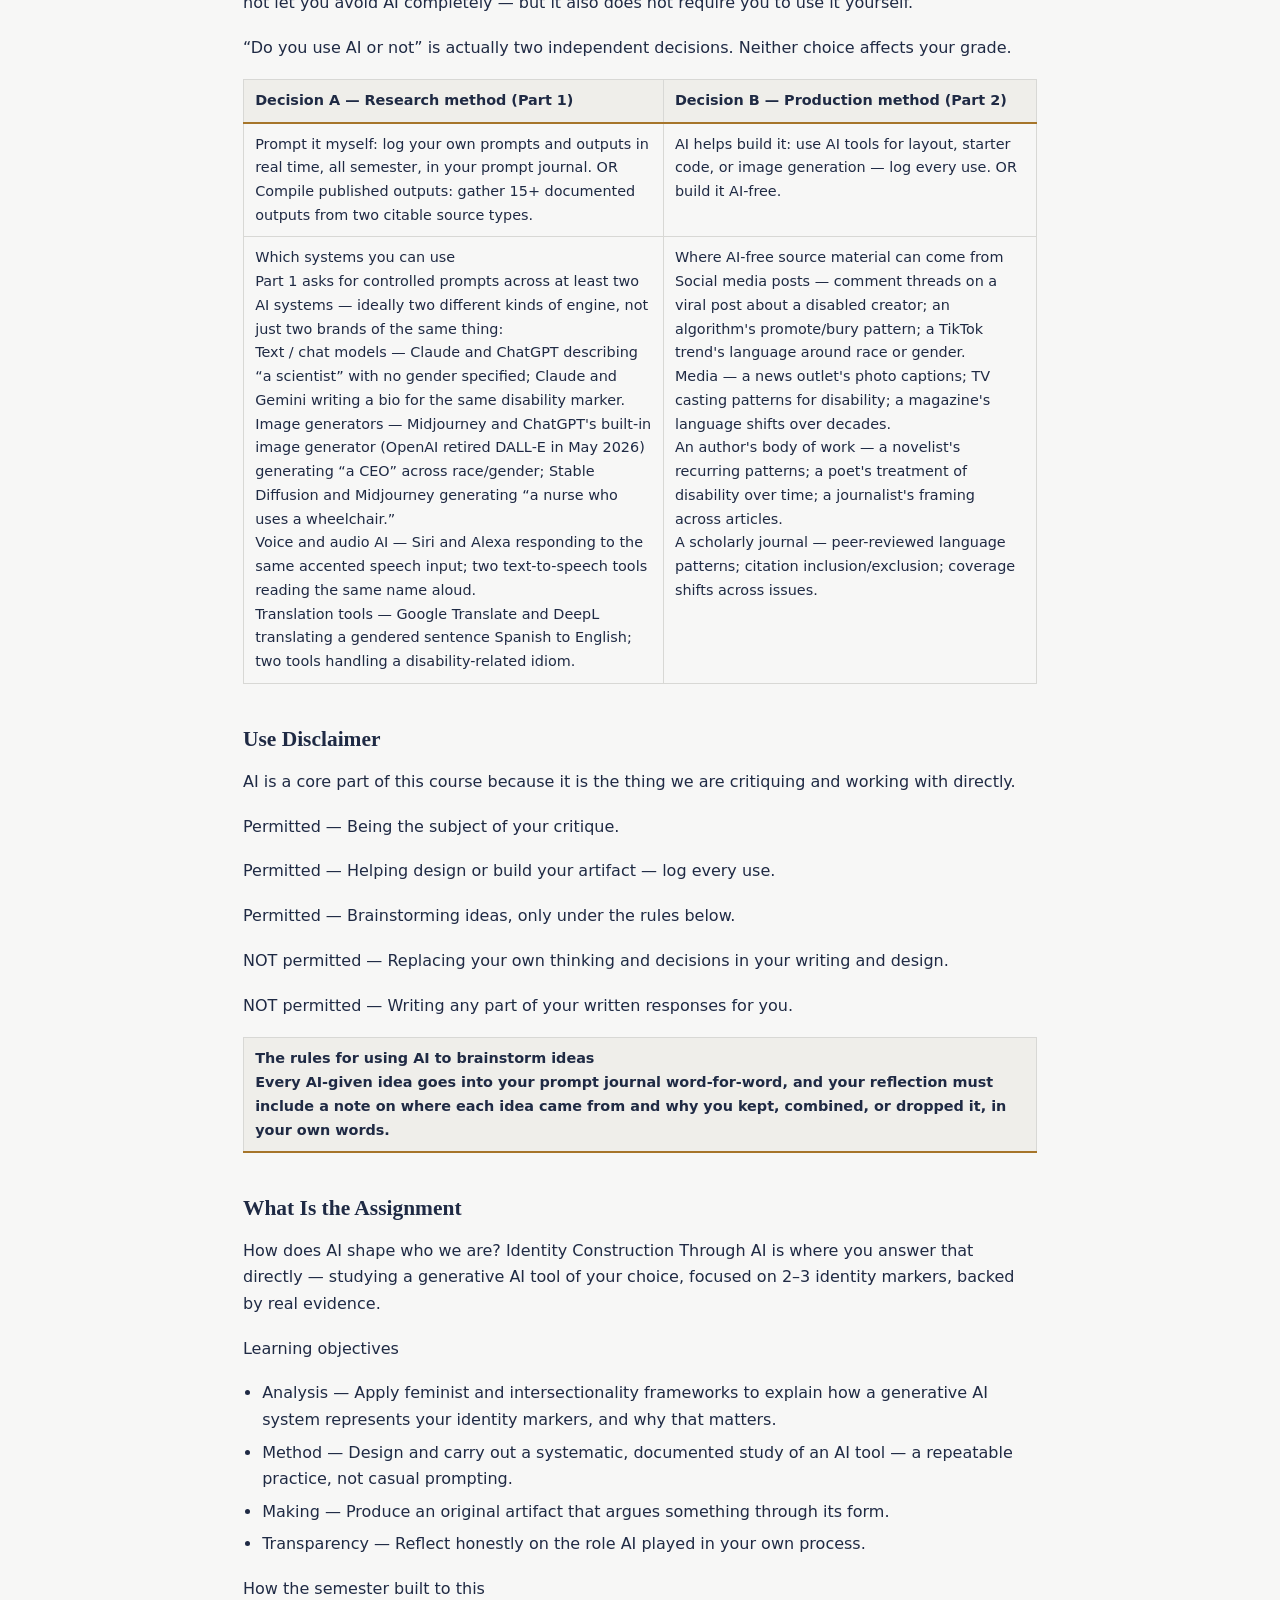
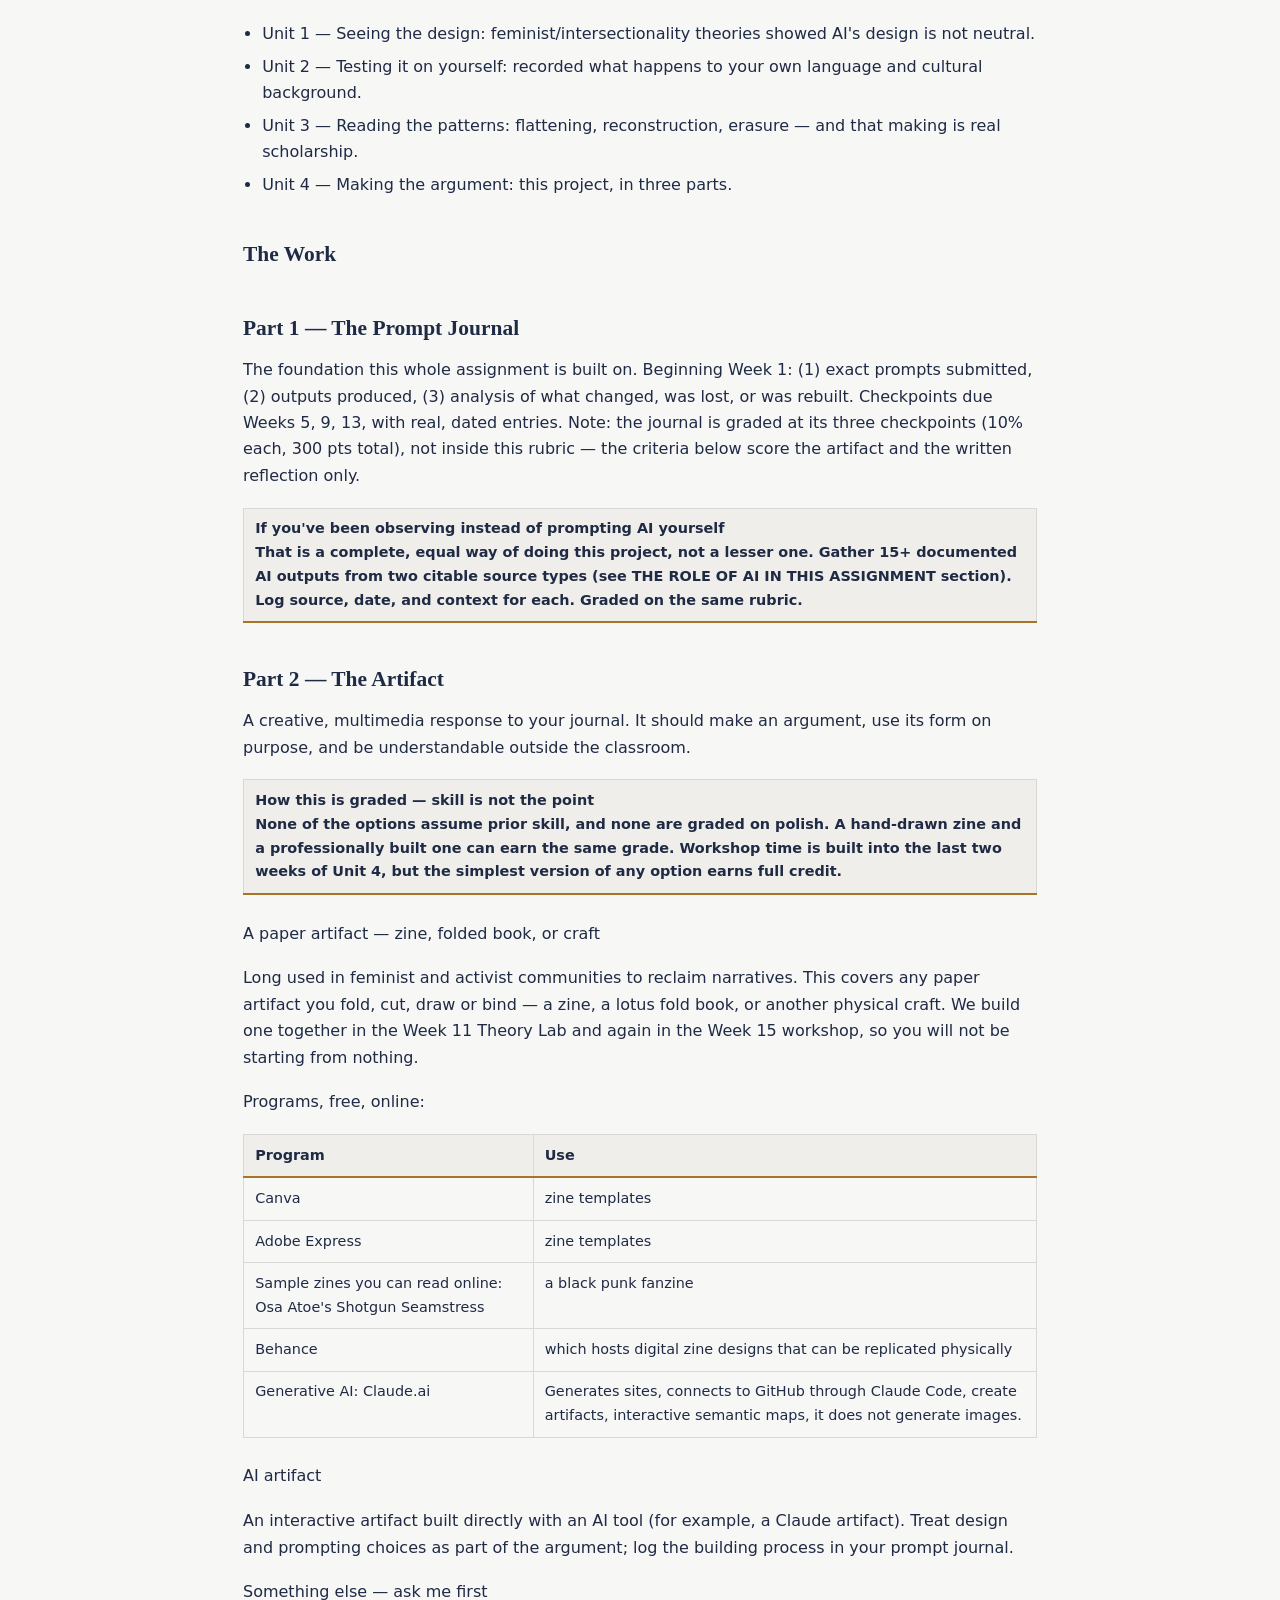
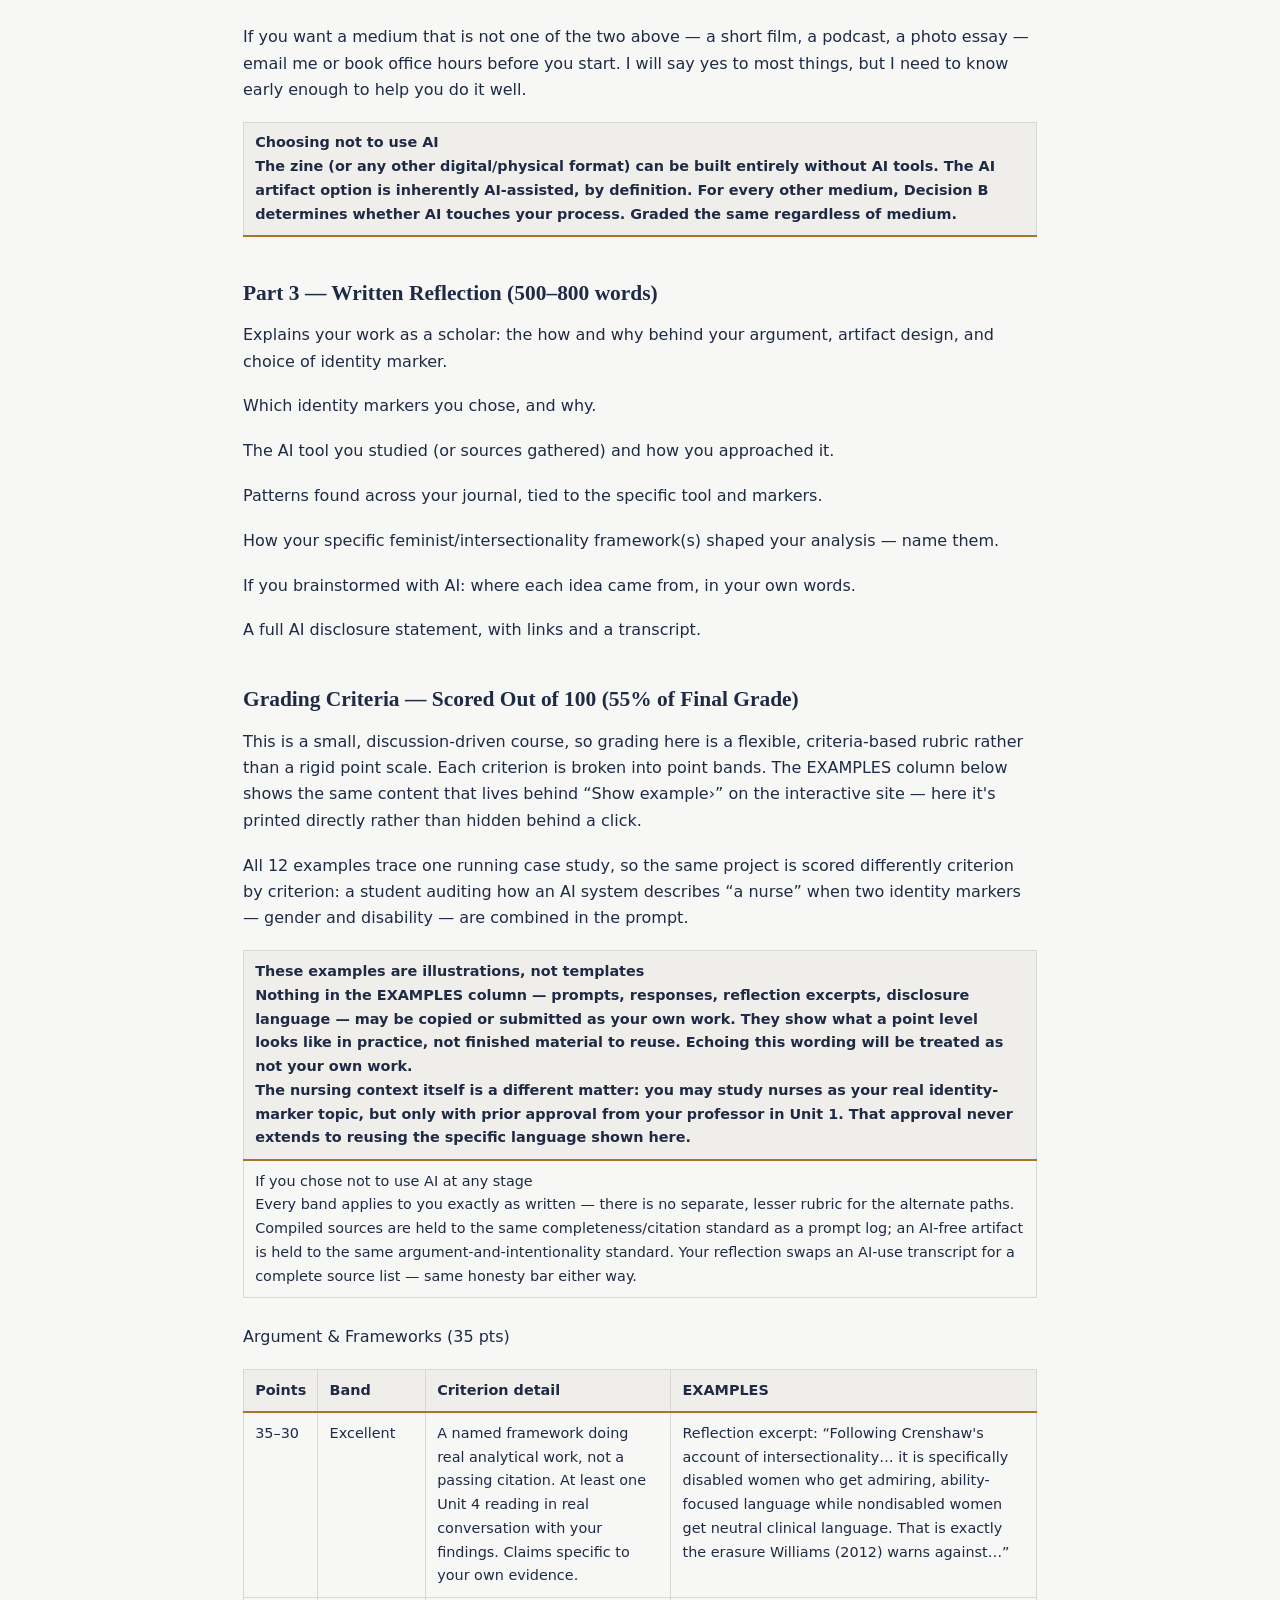
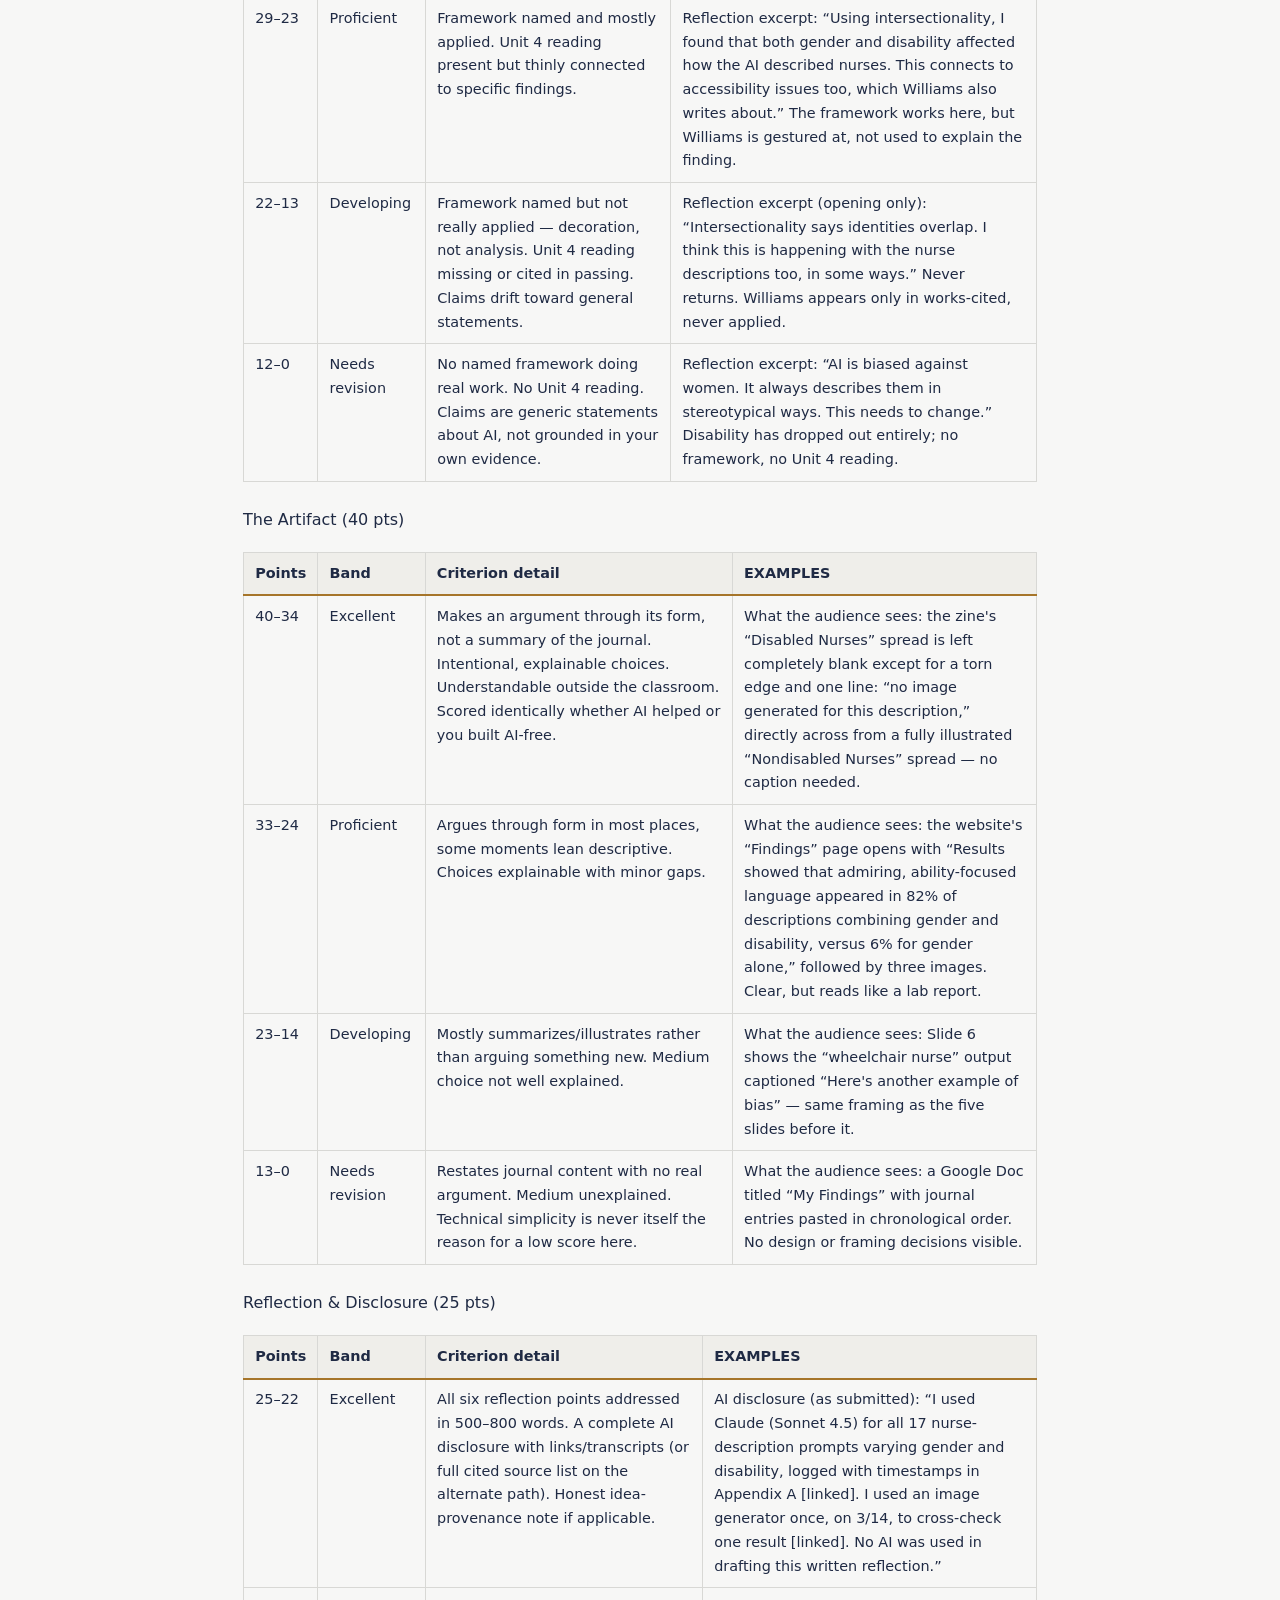
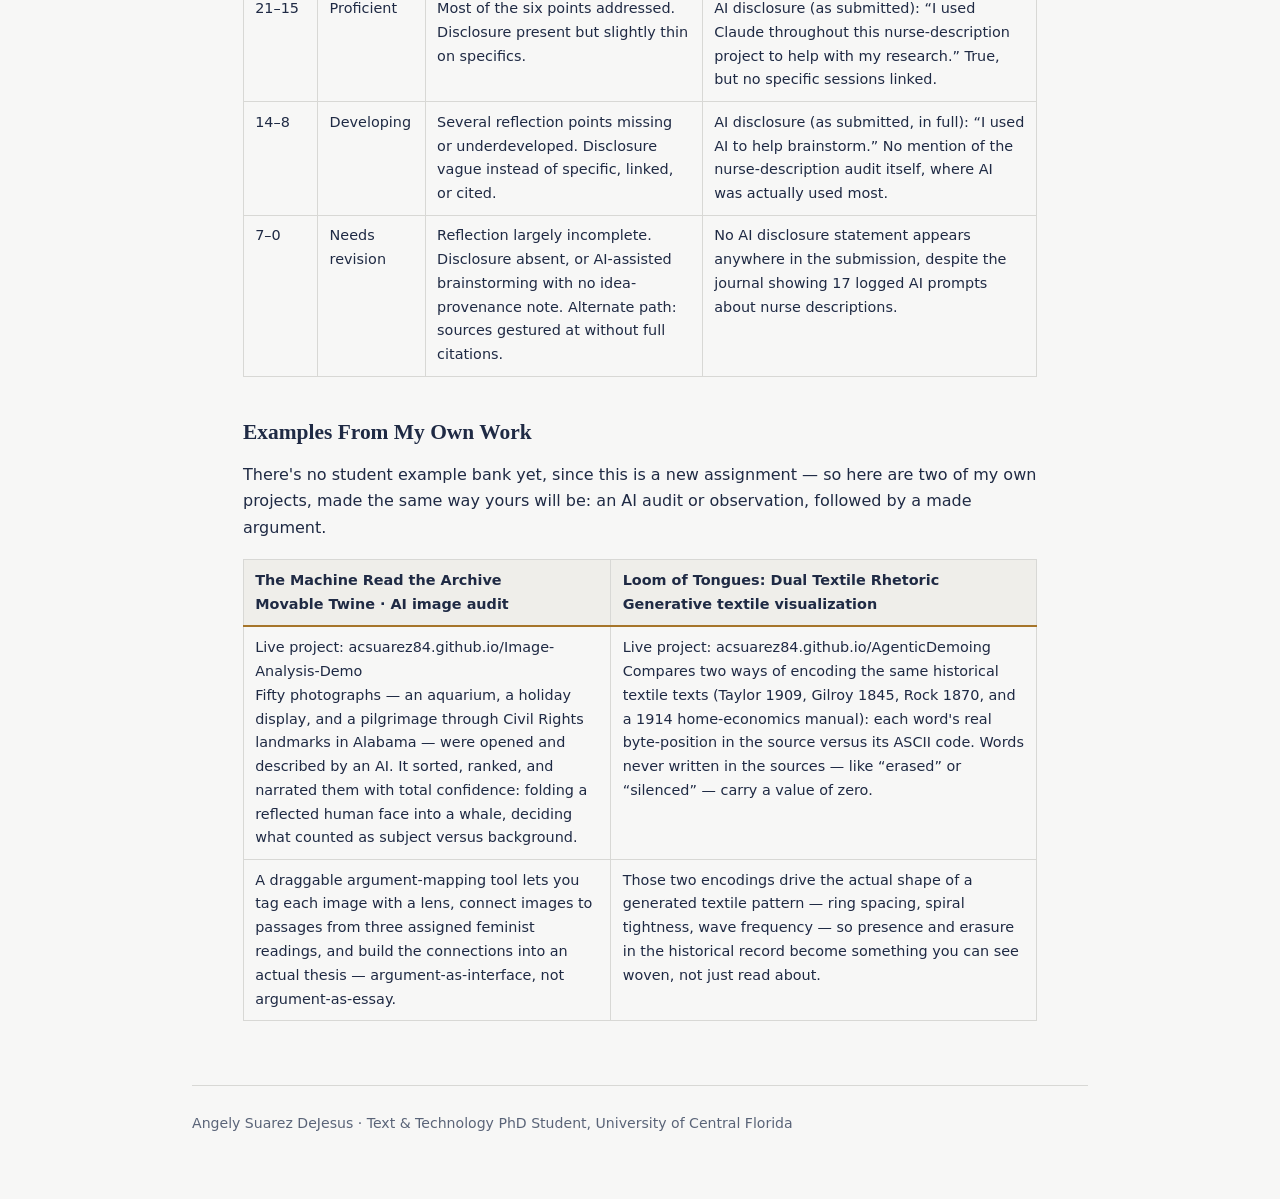
<file: signature-assignment.html>
<!DOCTYPE html>
<html lang="en">
<head>
<meta charset="utf-8">
<meta name="viewport" content="width=device-width,initial-scale=1">
<title>Signature Assignment — ENG4237</title>
<meta name="description" content="Signature Assignment: Identity Construction Through AI.">
<link rel="stylesheet" href="assets/style.css?v=4599ee81">
<script>(function(){try{var t=localStorage.getItem("theme");
if(t){document.documentElement.setAttribute("data-theme",t);}}catch(e){}})();</script>
<link rel="icon" href="data:image/svg+xml,%3Csvg xmlns='http://www.w3.org/2000/svg' viewBox='0 0 100 100'%3E%3Ccircle cx='50' cy='50' r='46' fill='%236b2d5c'/%3E%3Ctext x='50' y='68' font-size='54' text-anchor='middle' fill='%23fff' font-family='Georgia,serif'%3EIM%3C/text%3E%3C/svg%3E">
</head>
<body>
<a class="skip" href="#main">Skip to content</a>
<div class="wrap">
<div class="topbar"><a class="homebtn" href="index.html">&larr; Portfolio home</a><button class="themebtn" type="button" data-theme-toggle
        aria-label="Switch between light and dark">
  <span aria-hidden="true" class="t-dark">◑</span>
  <span aria-hidden="true" class="t-light">◐</span>
  <span class="t-label">Theme</span>
</button></div>
<div class="page-head">
  <h1>Signature Assignment</h1>
  <p class="role">Identity Construction Through AI · ENG4237 Intersectional Machines</p>
</div>
<main id="main" class="prose">
<p>Signature Assignment: Identity Construction Through AI – UNIT 4</p>
<div class="tablewrap"><table><tr><th>Due<br>End of Unit 4 (Week 17). Journal checkpoints: Weeks 5, 9, 13.</th><th>Format<br>Multimedia artifact + 500–800 word reflection.</th><th>Weight<br>55% of final grade — 450 pts artifact + 100 pts written reflection.</th><th>Artifact options<br>Three options: a paper artifact, an AI artifact, or something else you clear with me first. Everything except the AI artifact can be built AI-free.</th></tr></table></div>
<h2>A Note on Making as Argument</h2>
<p>Before this assignment starts, you already know that making something can be a form of scholarly argument, not just a decoration. This came from Unit 3's short reading and discussion on “critical making,” alongside the pattern-finding work in your prompt journal.</p>
<p>Reading: Ratto, “Critical Making: Conceptual and Material Studies in Technology and Social Life,” The Information Society 27, no. 4 (2011): 252–260. tandfonline.com/doi/full/10.1080/01972243.2011.583819</p>
<p>This sits behind the publisher's normal access wall — use your library's off-campus login if it doesn't load directly. A freely readable copy is also available via ResearchGate and Academia.edu if you search the title. It gave you two things: the words to explain why the way something is made can carry meaning, and one low-stakes practice round — a small “argument sketch” in a medium of your choice.</p>
<h2>Readings for This Project</h2>
<p>These three readings are new for Unit 4 — short, undergraduate-level, and pulled directly from UCF's Digital Humanities Research Guide, “Access, Equity &amp; Ethics” section.</p>
<p>Williams, “Disability, Universal Design, and the Digital Humanities” (2012) dhdebates.gc.cuny.edu/read/.../section/2a59a6fe…</p>
<p>Open access. Makes the case that inaccessible design is a choice, not a neutral default. Useful if disability is your identity marker.</p>
<p>Gitelman &amp; Jackson, Introduction to “Raw Data” Is an Oxymoron (2013) direct.mit.edu/books/edited-volume/3992/chapter/166409</p>
<p>Data is always constructed, never neutral — the theoretical backbone of Unit 1's idea that AI's design is not neutral. Sits behind MIT Press's access wall; use your library login.</p>
<p>Keralis, “Disrupting Labor in Digital Humanities; or, The Classroom Is Not Your Crowd” (2018)</p>
<p>punctumbooks.com/titles/disrupting-the-digital-humanities</p>
<p>Open access. Reframes whose labor gets erased inside digital systems — worth carrying into your reflection on the labor behind the AI tool you study.</p>
<h2>The Role of AI in This Assignment</h2>
<p>All semester, you have critiqued AI for how it affects and shapes identity. This assignment does not let you avoid AI completely — but it also does not require you to use it yourself.</p>
<p>“Do you use AI or not” is actually two independent decisions. Neither choice affects your grade.</p>
<div class="tablewrap"><table><tr><th>Decision A — Research method (Part 1)</th><th>Decision B — Production method (Part 2)</th></tr><tr><td>Prompt it myself: log your own prompts and outputs in real time, all semester, in your prompt journal. OR Compile published outputs: gather 15+ documented outputs from two citable source types.</td><td>AI helps build it: use AI tools for layout, starter code, or image generation — log every use. OR build it AI-free.</td></tr><tr><td>Which systems you can use<br>Part 1 asks for controlled prompts across at least two AI systems — ideally two different kinds of engine, not just two brands of the same thing:<br>Text / chat models — Claude and ChatGPT describing “a scientist” with no gender specified; Claude and Gemini writing a bio for the same disability marker.<br>Image generators — Midjourney and ChatGPT's built-in image generator (OpenAI retired DALL-E in May 2026) generating “a CEO” across race/gender; Stable Diffusion and Midjourney generating “a nurse who uses a wheelchair.”<br>Voice and audio AI — Siri and Alexa responding to the same accented speech input; two text-to-speech tools reading the same name aloud.<br>Translation tools — Google Translate and DeepL translating a gendered sentence Spanish to English; two tools handling a disability-related idiom.</td><td>Where AI-free source material can come from<br>Social media posts — comment threads on a viral post about a disabled creator; an algorithm's promote/bury pattern; a TikTok trend's language around race or gender.<br>Media — a news outlet's photo captions; TV casting patterns for disability; a magazine's language shifts over decades.<br>An author's body of work — a novelist's recurring patterns; a poet's treatment of disability over time; a journalist's framing across articles.<br>A scholarly journal — peer-reviewed language patterns; citation inclusion/exclusion; coverage shifts across issues.</td></tr></table></div>
<h2>Use Disclaimer</h2>
<p>AI is a core part of this course because it is the thing we are critiquing and working with directly.</p>
<p>Permitted — Being the subject of your critique.</p>
<p>Permitted — Helping design or build your artifact — log every use.</p>
<p>Permitted — Brainstorming ideas, only under the rules below.</p>
<p>NOT permitted — Replacing your own thinking and decisions in your writing and design.</p>
<p>NOT permitted — Writing any part of your written responses for you.</p>
<div class="tablewrap"><table><tr><th>The rules for using AI to brainstorm ideas<br>Every AI-given idea goes into your prompt journal word-for-word, and your reflection must include a note on where each idea came from and why you kept, combined, or dropped it, in your own words.</th></tr></table></div>
<h2>What Is the Assignment</h2>
<p>How does AI shape who we are? Identity Construction Through AI is where you answer that directly — studying a generative AI tool of your choice, focused on 2–3 identity markers, backed by real evidence.</p>
<p>Learning objectives</p>
<ul><li>Analysis — Apply feminist and intersectionality frameworks to explain how a generative AI system represents your identity markers, and why that matters.</li><li>Method — Design and carry out a systematic, documented study of an AI tool — a repeatable practice, not casual prompting.</li><li>Making — Produce an original artifact that argues something through its form.</li><li>Transparency — Reflect honestly on the role AI played in your own process.</li></ul>
<p>How the semester built to this</p>
<ul><li>Unit 1 — Seeing the design: feminist/intersectionality theories showed AI's design is not neutral.</li><li>Unit 2 — Testing it on yourself: recorded what happens to your own language and cultural background.</li><li>Unit 3 — Reading the patterns: flattening, reconstruction, erasure — and that making is real scholarship.</li><li>Unit 4 — Making the argument: this project, in three parts.</li></ul>
<h2>The Work</h2>
<h2>Part 1 — The Prompt Journal</h2>
<p>The foundation this whole assignment is built on. Beginning Week 1: (1) exact prompts submitted, (2) outputs produced, (3) analysis of what changed, was lost, or was rebuilt. Checkpoints due Weeks 5, 9, 13, with real, dated entries.  Note: the journal is graded at its three checkpoints (10% each, 300 pts total), not inside this rubric — the criteria below score the artifact and the written reflection only.</p>
<div class="tablewrap"><table><tr><th>If you've been observing instead of prompting AI yourself<br>That is a complete, equal way of doing this project, not a lesser one. Gather 15+ documented AI outputs from two citable source types (see THE ROLE OF AI IN THIS ASSIGNMENT section). Log source, date, and context for each. Graded on the same rubric.</th></tr></table></div>
<h2>Part 2 — The Artifact</h2>
<p>A creative, multimedia response to your journal. It should make an argument, use its form on purpose, and be understandable outside the classroom.</p>
<div class="tablewrap"><table><tr><th>How this is graded — skill is not the point<br>None of the options assume prior skill, and none are graded on polish. A hand-drawn zine and a professionally built one can earn the same grade. Workshop time is built into the last two weeks of Unit 4, but the simplest version of any option earns full credit.</th></tr></table></div>
<p>A paper artifact — zine, folded book, or craft</p>
<p>Long used in feminist and activist communities to reclaim narratives. This covers any paper artifact you fold, cut, draw or bind — a zine, a lotus fold book, or another physical craft. We build one together in the Week 11 Theory Lab and again in the Week 15 workshop, so you will not be starting from nothing.</p>
<p>Programs, free, online:</p>
<div class="tablewrap"><table><tr><th>Program</th><th>Use</th></tr><tr><td>Canva</td><td>zine templates</td></tr><tr><td>Adobe Express</td><td>zine templates</td></tr><tr><td>Sample zines you can read online: Osa Atoe's Shotgun Seamstress</td><td>a black punk fanzine</td></tr><tr><td>Behance</td><td>which hosts digital zine designs that can be replicated physically</td></tr><tr><td>Generative AI: Claude.ai</td><td>Generates sites, connects to GitHub through Claude Code, create artifacts, interactive semantic maps, it does not generate images.</td></tr></table></div>
<p>AI artifact</p>
<p>An interactive artifact built directly with an AI tool (for example, a Claude artifact). Treat design and prompting choices as part of the argument; log the building process in your prompt journal.</p>
<p>Something else — ask me first</p>
<p>If you want a medium that is not one of the two above — a short film, a podcast, a photo essay — email me or book office hours before you start. I will say yes to most things, but I need to know early enough to help you do it well.</p>
<div class="tablewrap"><table><tr><th>Choosing not to use AI<br>The zine (or any other digital/physical format) can be built entirely without AI tools. The AI artifact option is inherently AI-assisted, by definition. For every other medium, Decision B determines whether AI touches your process. Graded the same regardless of medium.</th></tr></table></div>
<h2>Part 3 — Written Reflection (500–800 words)</h2>
<p>Explains your work as a scholar: the how and why behind your argument, artifact design, and choice of identity marker.</p>
<p>Which identity markers you chose, and why.</p>
<p>The AI tool you studied (or sources gathered) and how you approached it.</p>
<p>Patterns found across your journal, tied to the specific tool and markers.</p>
<p>How your specific feminist/intersectionality framework(s) shaped your analysis — name them.</p>
<p>If you brainstormed with AI: where each idea came from, in your own words.</p>
<p>A full AI disclosure statement, with links and a transcript.</p>
<h2>Grading Criteria — Scored Out of 100 (55% of Final Grade)</h2>
<p>This is a small, discussion-driven course, so grading here is a flexible, criteria-based rubric rather than a rigid point scale. Each criterion is broken into point bands. The EXAMPLES column below shows the same content that lives behind “Show example›” on the interactive site — here it's printed directly rather than hidden behind a click.</p>
<p>All 12 examples trace one running case study, so the same project is scored differently criterion by criterion: a student auditing how an AI system describes “a nurse” when two identity markers — gender and disability — are combined in the prompt.</p>
<div class="tablewrap"><table><tr><th>These examples are illustrations, not templates<br>Nothing in the EXAMPLES column — prompts, responses, reflection excerpts, disclosure language — may be copied or submitted as your own work. They show what a point level looks like in practice, not finished material to reuse. Echoing this wording will be treated as not your own work.<br>The nursing context itself is a different matter: you may study nurses as your real identity-marker topic, but only with prior approval from your professor in Unit 1. That approval never extends to reusing the specific language shown here.</th></tr><tr><td>If you chose not to use AI at any stage<br>Every band applies to you exactly as written — there is no separate, lesser rubric for the alternate paths. Compiled sources are held to the same completeness/citation standard as a prompt log; an AI-free artifact is held to the same argument-and-intentionality standard. Your reflection swaps an AI-use transcript for a complete source list — same honesty bar either way.</td></tr></table></div>
<p>Argument &amp; Frameworks   (35 pts)</p>
<div class="tablewrap"><table><tr><th>Points</th><th>Band</th><th>Criterion detail</th><th>EXAMPLES</th></tr><tr><td>35–30</td><td>Excellent</td><td>A named framework doing real analytical work, not a passing citation. At least one Unit 4 reading in real conversation with your findings. Claims specific to your own evidence.</td><td>Reflection excerpt: “Following Crenshaw's account of intersectionality… it is specifically disabled women who get admiring, ability-focused language while nondisabled women get neutral clinical language. That is exactly the erasure Williams (2012) warns against…”</td></tr><tr><td>29–23</td><td>Proficient</td><td>Framework named and mostly applied. Unit 4 reading present but thinly connected to specific findings.</td><td>Reflection excerpt: “Using intersectionality, I found that both gender and disability affected how the AI described nurses. This connects to accessibility issues too, which Williams also writes about.” The framework works here, but Williams is gestured at, not used to explain the finding.</td></tr><tr><td>22–13</td><td>Developing</td><td>Framework named but not really applied — decoration, not analysis. Unit 4 reading missing or cited in passing. Claims drift toward general statements.</td><td>Reflection excerpt (opening only): “Intersectionality says identities overlap. I think this is happening with the nurse descriptions too, in some ways.” Never returns. Williams appears only in works-cited, never applied.</td></tr><tr><td>12–0</td><td>Needs revision</td><td>No named framework doing real work. No Unit 4 reading. Claims are generic statements about AI, not grounded in your own evidence.</td><td>Reflection excerpt: “AI is biased against women. It always describes them in stereotypical ways. This needs to change.” Disability has dropped out entirely; no framework, no Unit 4 reading.</td></tr></table></div>
<p>The Artifact   (40 pts)</p>
<div class="tablewrap"><table><tr><th>Points</th><th>Band</th><th>Criterion detail</th><th>EXAMPLES</th></tr><tr><td>40–34</td><td>Excellent</td><td>Makes an argument through its form, not a summary of the journal. Intentional, explainable choices. Understandable outside the classroom. Scored identically whether AI helped or you built AI-free.</td><td>What the audience sees: the zine's “Disabled Nurses” spread is left completely blank except for a torn edge and one line: “no image generated for this description,” directly across from a fully illustrated “Nondisabled Nurses” spread — no caption needed.</td></tr><tr><td>33–24</td><td>Proficient</td><td>Argues through form in most places, some moments lean descriptive. Choices explainable with minor gaps.</td><td>What the audience sees: the website's “Findings” page opens with “Results showed that admiring, ability-focused language appeared in 82% of descriptions combining gender and disability, versus 6% for gender alone,” followed by three images. Clear, but reads like a lab report.</td></tr><tr><td>23–14</td><td>Developing</td><td>Mostly summarizes/illustrates rather than arguing something new. Medium choice not well explained.</td><td>What the audience sees: Slide 6 shows the “wheelchair nurse” output captioned “Here's another example of bias” — same framing as the five slides before it.</td></tr><tr><td>13–0</td><td>Needs revision</td><td>Restates journal content with no real argument. Medium unexplained. Technical simplicity is never itself the reason for a low score here.</td><td>What the audience sees: a Google Doc titled “My Findings” with journal entries pasted in chronological order. No design or framing decisions visible.</td></tr></table></div>
<p>Reflection &amp; Disclosure   (25 pts)</p>
<div class="tablewrap"><table><tr><th>Points</th><th>Band</th><th>Criterion detail</th><th>EXAMPLES</th></tr><tr><td>25–22</td><td>Excellent</td><td>All six reflection points addressed in 500–800 words. A complete AI disclosure with links/transcripts (or full cited source list on the alternate path). Honest idea-provenance note if applicable.</td><td>AI disclosure (as submitted): “I used Claude (Sonnet 4.5) for all 17 nurse-description prompts varying gender and disability, logged with timestamps in Appendix A [linked]. I used an image generator once, on 3/14, to cross-check one result [linked]. No AI was used in drafting this written reflection.”</td></tr><tr><td>21–15</td><td>Proficient</td><td>Most of the six points addressed. Disclosure present but slightly thin on specifics.</td><td>AI disclosure (as submitted): “I used Claude throughout this nurse-description project to help with my research.” True, but no specific sessions linked.</td></tr><tr><td>14–8</td><td>Developing</td><td>Several reflection points missing or underdeveloped. Disclosure vague instead of specific, linked, or cited.</td><td>AI disclosure (as submitted, in full): “I used AI to help brainstorm.” No mention of the nurse-description audit itself, where AI was actually used most.</td></tr><tr><td>7–0</td><td>Needs revision</td><td>Reflection largely incomplete. Disclosure absent, or AI-assisted brainstorming with no idea-provenance note. Alternate path: sources gestured at without full citations.</td><td>No AI disclosure statement appears anywhere in the submission, despite the journal showing 17 logged AI prompts about nurse descriptions.</td></tr></table></div>
<h2>Examples From My Own Work</h2>
<p>There's no student example bank yet, since this is a new assignment — so here are two of my own projects, made the same way yours will be: an AI audit or observation, followed by a made argument.</p>
<div class="tablewrap"><table><tr><th>The Machine Read the Archive<br>Movable Twine · AI image audit</th><th>Loom of Tongues: Dual Textile Rhetoric<br>Generative textile visualization</th></tr><tr><td>Live project: acsuarez84.github.io/Image-Analysis-Demo<br>Fifty photographs — an aquarium, a holiday display, and a pilgrimage through Civil Rights landmarks in Alabama — were opened and described by an AI. It sorted, ranked, and narrated them with total confidence: folding a reflected human face into a whale, deciding what counted as subject versus background.</td><td>Live project: acsuarez84.github.io/AgenticDemoing<br>Compares two ways of encoding the same historical textile texts (Taylor 1909, Gilroy 1845, Rock 1870, and a 1914 home-economics manual): each word's real byte-position in the source versus its ASCII code. Words never written in the sources — like “erased” or “silenced” — carry a value of zero.</td></tr><tr><td>A draggable argument-mapping tool lets you tag each image with a lens, connect images to passages from three assigned feminist readings, and build the connections into an actual thesis — argument-as-interface, not argument-as-essay.</td><td>Those two encodings drive the actual shape of a generated textile pattern — ring spacing, spiral tightness, wave frequency — so presence and erasure in the historical record become something you can see woven, not just read about.</td></tr></table></div>
</main>
<footer>Angely Suarez DeJesus · Text &amp; Technology PhD Student, University of Central Florida</footer>
</div>
<script>
document.querySelectorAll("[data-theme-toggle]").forEach(function(btn){
  btn.addEventListener("click", function(){
    var root = document.documentElement;
    var dark = root.getAttribute("data-theme") === "dark" ||
      (!root.getAttribute("data-theme") &&
       matchMedia("(prefers-color-scheme: dark)").matches);
    var next = dark ? "light" : "dark";
    root.setAttribute("data-theme", next);
    try { localStorage.setItem("theme", next); } catch (e) {}
  });
});
</script>
</body>
</html>
</file>
<file: assets/style.css>
:root{
  --font-sans:"Segoe UI",system-ui,-apple-system,Roboto,Helvetica,Arial,sans-serif;
  --font-serif:"Iowan Old Style","Palatino Linotype",Palatino,Georgia,"Times New Roman",serif;
  /* Page tone is sampled from the blurred background of the portrait, which
     averages #A7AAA9 -- a soft neutral grey, nothing near black. Cards sit
     lighter than the page rather than as heavy dark blocks. Navy and bronze
     carry over from the assignment document. The bronze is darkened for link
     text: A6752A as written reaches only 4.04:1 on white, under the AA floor. */
  --bg:#f7f7f6; --text:#1f2a44; --text-soft:#5a6478; --line:#d8d8d5;
  --card:#e9e9e7; --card-text:#1f2a44; --card-soft:#4f586b;
  --accent:#855c21; --accent-line:#a6752a; --accent-soft:#efeeea;
  --focus:#1a73e8; --radius:16px; --maxw:900px;
  --shadow:0 2px 6px rgba(0,0,0,.14),0 14px 40px rgba(0,0,0,.10);
  --shadow-sm:0 1px 3px rgba(0,0,0,.16);
}
:root[data-theme="dark"]{
  --bg:#24262a; --text:#efefee; --text-soft:#b0b2b0; --line:#3a3d42;
  --card:#2e3135; --card-text:#efefee; --card-soft:#b0b2b0;
  --accent:#d2a054; --accent-line:#c08a3e; --accent-soft:#32353a;
  --focus:#7db1ff;
  --shadow:0 2px 6px rgba(0,0,0,.5),0 16px 44px rgba(0,0,0,.45);
}
@media (prefers-color-scheme:dark){
  :root:not([data-theme="light"]){
    --bg:#24262a; --text:#efefee; --text-soft:#b0b2b0; --line:#3a3d42;
    --card:#2e3135; --card-text:#efefee; --card-soft:#b0b2b0;
    --accent:#d2a054; --accent-line:#c08a3e; --accent-soft:#32353a;
    --focus:#7db1ff;
    --shadow:0 2px 6px rgba(0,0,0,.5),0 16px 44px rgba(0,0,0,.45);
  }
}
*{box-sizing:border-box}
body{margin:0;background:var(--bg);color:var(--text);font-family:var(--font-sans);
  line-height:1.65;-webkit-font-smoothing:antialiased}
.wrap{padding:2.5rem 2in 4rem}
@media (max-width:1180px){.wrap{padding-left:1in;padding-right:1in}}
@media (max-width:760px){.wrap{padding-left:1.25rem;padding-right:1.25rem}}
a{color:inherit}
:focus-visible{outline:3px solid var(--focus);outline-offset:3px;border-radius:6px}
.skip{position:absolute;left:-9999px}
.skip:focus{left:1rem;top:1rem;position:fixed;background:var(--bg);padding:.6rem 1rem;
  border:2px solid var(--focus);border-radius:8px;z-index:99}

/* ---------- masthead ---------- */
.masthead{display:flex;gap:1.6rem;align-items:center;flex-wrap:wrap;
  padding-bottom:2rem;border-bottom:1px solid var(--line)}
.portrait{width:132px;height:132px;border-radius:50%;flex:0 0 auto;position:relative;
  background:var(--accent-soft);display:grid;place-items:center;overflow:hidden;
  box-shadow:var(--shadow-sm)}
.portrait img{position:absolute;inset:0;width:100%;height:100%;
  object-fit:cover;display:block}
.portrait .initials{font-family:var(--font-serif);font-size:2.4rem;color:var(--accent);
  letter-spacing:.02em}
.masthead-text{flex:1 1 18rem;min-width:0}
h1{font-family:var(--font-serif);font-size:clamp(1.9rem,4vw,2.6rem);line-height:1.15;
  margin:0 0 .35rem}
.role{color:var(--text-soft);margin:0 0 .6rem}
.contact{font-size:.94rem;color:var(--text-soft);margin:0}
.contact a{color:var(--accent);text-decoration-thickness:1px;text-underline-offset:3px}

/* ---------- intro ---------- */
.intro{font-family:var(--font-serif);font-size:1.16rem;line-height:1.6;
  margin:2rem 0 .5rem;max-width:62ch}

/* ---------- clickable cards ---------- */
h2.section-label{font-size:.82rem;letter-spacing:.12em;text-transform:uppercase;
  color:var(--text-soft);font-weight:700;margin:2.6rem 0 1rem}
.cards{display:grid;gap:1rem;grid-template-columns:1fr;list-style:none;padding:0;margin:0}
@media(min-width:680px){.cards{grid-template-columns:1fr 1fr}.cards li.wide{grid-column:1/-1}}
.card{display:block;text-decoration:none;background:var(--card);color:var(--card-text);
  border:1px solid var(--line);border-left:4px solid var(--accent-line);
  border-radius:var(--radius);padding:1.5rem 1.6rem;height:100%;
  box-shadow:var(--shadow-sm);transition:transform .16s ease,box-shadow .16s ease}
.card:hover,.card:focus-visible{transform:translateY(-3px);box-shadow:var(--shadow)}
.card .eyebrow{font-size:.75rem;letter-spacing:.11em;text-transform:uppercase;
  color:var(--card-soft);font-weight:700;display:block;margin-bottom:.5rem}
.card h3{font-family:var(--font-serif);font-size:1.32rem;margin:0 0 .5rem;line-height:1.25}
.card p{margin:0;color:var(--card-soft);font-size:.95rem;line-height:1.55}
.card .go{display:inline-block;margin-top:.9rem;font-size:.88rem;font-weight:600;
  color:var(--card-text);border-bottom:1px solid currentColor;padding-bottom:1px}

/* ---------- top bar: home button + theme toggle ---------- */
.topbar{display:flex;align-items:center;gap:.6rem;margin-bottom:1.6rem}
.topbar-end{justify-content:flex-end}
.themebtn{margin-left:auto;display:inline-flex;align-items:center;gap:.45rem;
  padding:.5rem .9rem;border:1px solid var(--line);border-radius:999px;
  background:transparent;color:var(--text);font:inherit;font-size:.86rem;
  font-weight:600;cursor:pointer;
  transition:background .15s ease,border-color .15s ease,color .15s ease}
.themebtn:hover,.themebtn:focus-visible{background:var(--accent-soft);
  border-color:var(--accent-line);color:var(--accent)}
.themebtn .t-light{display:none}
:root[data-theme="dark"] .themebtn .t-dark{display:none}
:root[data-theme="dark"] .themebtn .t-light{display:inline}
@media (prefers-color-scheme:dark){
  :root:not([data-theme="light"]) .themebtn .t-dark{display:none}
  :root:not([data-theme="light"]) .themebtn .t-light{display:inline}
}

/* ---------- home button ---------- */
.homebtn{display:inline-block;padding:.5rem 1rem;
  border:1px solid var(--line);border-radius:999px;text-decoration:none;
  font-size:.88rem;font-weight:600;color:var(--text);
  transition:background .15s ease,border-color .15s ease}
.homebtn:hover,.homebtn:focus-visible{background:var(--accent-soft);
  border-color:var(--accent);color:var(--accent)}

/* ---------- figure: the statement read as data ---------- */
.figure{margin:0 -2.5rem 2.4rem;padding:1.6rem 1.8rem 1.2rem;background:var(--card);
  border:1px solid var(--line);border-radius:var(--radius)}
@media (max-width:900px){.figure{margin-left:0;margin-right:0}}
.figstream{display:block;width:100%;height:auto}
.figstream path{stroke:var(--card);stroke-width:1.25;transition:opacity .15s ease}
.figstream:hover path{opacity:.45}
.figstream path:hover{opacity:1}
.s-a{fill:#1f2a44}.s-b{fill:#46506b}.s-c{fill:#a6752a}
.s-d{fill:#6b7488}.s-e{fill:#c9a06a}
:root[data-theme="dark"] .s-a{fill:#8f9ab8}
:root[data-theme="dark"] .s-b{fill:#6f7a99}
:root[data-theme="dark"] .s-c{fill:#d2a054}
:root[data-theme="dark"] .s-d{fill:#9aa2b4}
:root[data-theme="dark"] .s-e{fill:#e0bd85}
@media (prefers-color-scheme:dark){
  :root:not([data-theme="light"]) .s-a{fill:#8f9ab8}
  :root:not([data-theme="light"]) .s-b{fill:#6f7a99}
  :root:not([data-theme="light"]) .s-c{fill:#d2a054}
  :root:not([data-theme="light"]) .s-d{fill:#9aa2b4}
  :root:not([data-theme="light"]) .s-e{fill:#e0bd85}
}
.figtick{stroke:var(--card-soft);stroke-width:1}
.figtxt{fill:var(--card-soft);font-size:11px;font-family:var(--font-sans)}
.legend{display:flex;flex-wrap:wrap;gap:.5rem 1.1rem;margin:.6rem 0 .8rem}
.key{display:inline-flex;align-items:center;gap:.4rem;font-size:.8rem;
  color:var(--card-soft);letter-spacing:.02em}
.key i{width:.85rem;height:.85rem;border-radius:3px;display:inline-block}
/* fill paints SVG; the legend chips are HTML and need background */
.key i.s-a{background:#1f2a44}.key i.s-b{background:#46506b}
.key i.s-c{background:#a6752a}.key i.s-d{background:#6b7488}
.key i.s-e{background:#c9a06a}
:root[data-theme="dark"] .key i.s-a{background:#8f9ab8}
:root[data-theme="dark"] .key i.s-b{background:#6f7a99}
:root[data-theme="dark"] .key i.s-c{background:#d2a054}
:root[data-theme="dark"] .key i.s-d{background:#9aa2b4}
:root[data-theme="dark"] .key i.s-e{background:#e0bd85}
@media (prefers-color-scheme:dark){
  :root:not([data-theme="light"]) .key i.s-a{background:#8f9ab8}
  :root:not([data-theme="light"]) .key i.s-b{background:#6f7a99}
  :root:not([data-theme="light"]) .key i.s-c{background:#d2a054}
  :root:not([data-theme="light"]) .key i.s-d{background:#9aa2b4}
  :root:not([data-theme="light"]) .key i.s-e{background:#e0bd85}
}
.figure figcaption{font-size:.86rem;line-height:1.55;color:var(--card-soft);
  border-top:1px solid var(--line);padding-top:.8rem;margin:0}

/* ---------- pull quote, set into the margin like a magazine ---------- */
.pull{float:right;width:min(18rem,44%);margin:.35rem -5rem 1.1rem 2.2rem;
  padding:.2rem 0 .2rem 1.2rem;border-left:4px solid var(--accent-line);
  font-family:var(--font-serif);font-size:1.24rem;line-height:1.42;
  color:var(--text)}
/* alternate sides down the page */
.pull.left{float:left;margin:.35rem 2.2rem 1.1rem -5rem;
  padding:.2rem 1.2rem .2rem 0;text-align:right;
  border-left:0;border-right:4px solid var(--accent-line)}
/* headings must clear a floated quote or they ride up beside it */
.prose h2{clear:both}
/* below the point where the margin disappears, sit them back in the flow */
@media (max-width:1000px){
  .pull,.pull.left{float:none;width:auto;text-align:left;
    margin:2rem 0;padding:.2rem 0 .2rem 1.2rem;
    border-left:4px solid var(--accent-line);border-right:0}
}

/* ---------- philosophy: project on the left, writing on the right ---------- */
.split{display:grid;grid-template-columns:minmax(0,35%) minmax(0,1fr);
  gap:4rem;align-items:start}
.aside{position:sticky;top:1.4rem;display:flex;flex-direction:column;gap:1.2rem}
.embed{position:relative;aspect-ratio:3/4;border:1px solid var(--line);
  border-radius:var(--radius);overflow:hidden;background:var(--card);
  box-shadow:var(--shadow-sm)}
.embed iframe{position:absolute;inset:0;width:100%;height:100%;border:0;
  display:block}
.aside .cap{font-size:.84rem;line-height:1.5;color:var(--text-soft);margin:0}
.aside .cap b{color:var(--text);font-weight:700}
.openbtn{display:inline-block;align-self:start;padding:.55rem 1rem;
  border:1px solid var(--accent-line);border-radius:999px;text-decoration:none;
  font-size:.86rem;font-weight:600;color:var(--accent);
  transition:background .15s ease}
.openbtn:hover,.openbtn:focus-visible{background:var(--accent-soft)}
/* the writing fills its column rather than sitting in a narrow measure */
.split .prose{max-width:none;margin:0}
/* The pull quotes pull outward by -5rem, which was right when the text ran the
   full width and had page margin to bleed into. Inside a column there is no
   outer margin, so the negative pull lands on top of the project frame. Keep
   them floating, drop the overhang. */
.split .pull{margin:.35rem 0 1.1rem 1.8rem}
.split .pull.left{margin:.35rem 1.8rem 1.1rem 0}
@media (max-width:1000px){
  .split{grid-template-columns:1fr;gap:2rem}
  .aside{position:static}
  .embed{aspect-ratio:4/3}
}

/* ---------- reading page ---------- */
.page-head{padding-bottom:1.4rem;border-bottom:1px solid var(--line);margin-bottom:2rem}
.back{display:inline-block;font-size:.9rem;color:var(--accent);text-decoration:none;
  margin-bottom:1.2rem;font-weight:600}
.back:hover{text-decoration:underline}
.prose{max-width:78ch;margin-inline:auto}
.prose h2{font-family:var(--font-serif);font-size:1.34rem;margin:2.4rem 0 .7rem}
.prose p{margin:0 0 1.15rem}
.prose ul{margin:0 0 1.15rem 1.2rem;padding:0}
.prose li{margin:0 0 .4rem}
.tablewrap{overflow-x:auto;margin:0 0 1.6rem;-webkit-overflow-scrolling:touch}
.prose table{border-collapse:collapse;min-width:100%;font-size:.9rem}
.prose th,.prose td{border:1px solid var(--line);padding:.55rem .7rem;
  text-align:left;vertical-align:top}
.prose th{background:var(--accent-soft);font-weight:700;
  border-bottom:2px solid var(--accent-line)}
footer{margin-top:4rem;padding-top:1.6rem;border-top:1px solid var(--line);
  color:var(--text-soft);font-size:.88rem}
</file>
